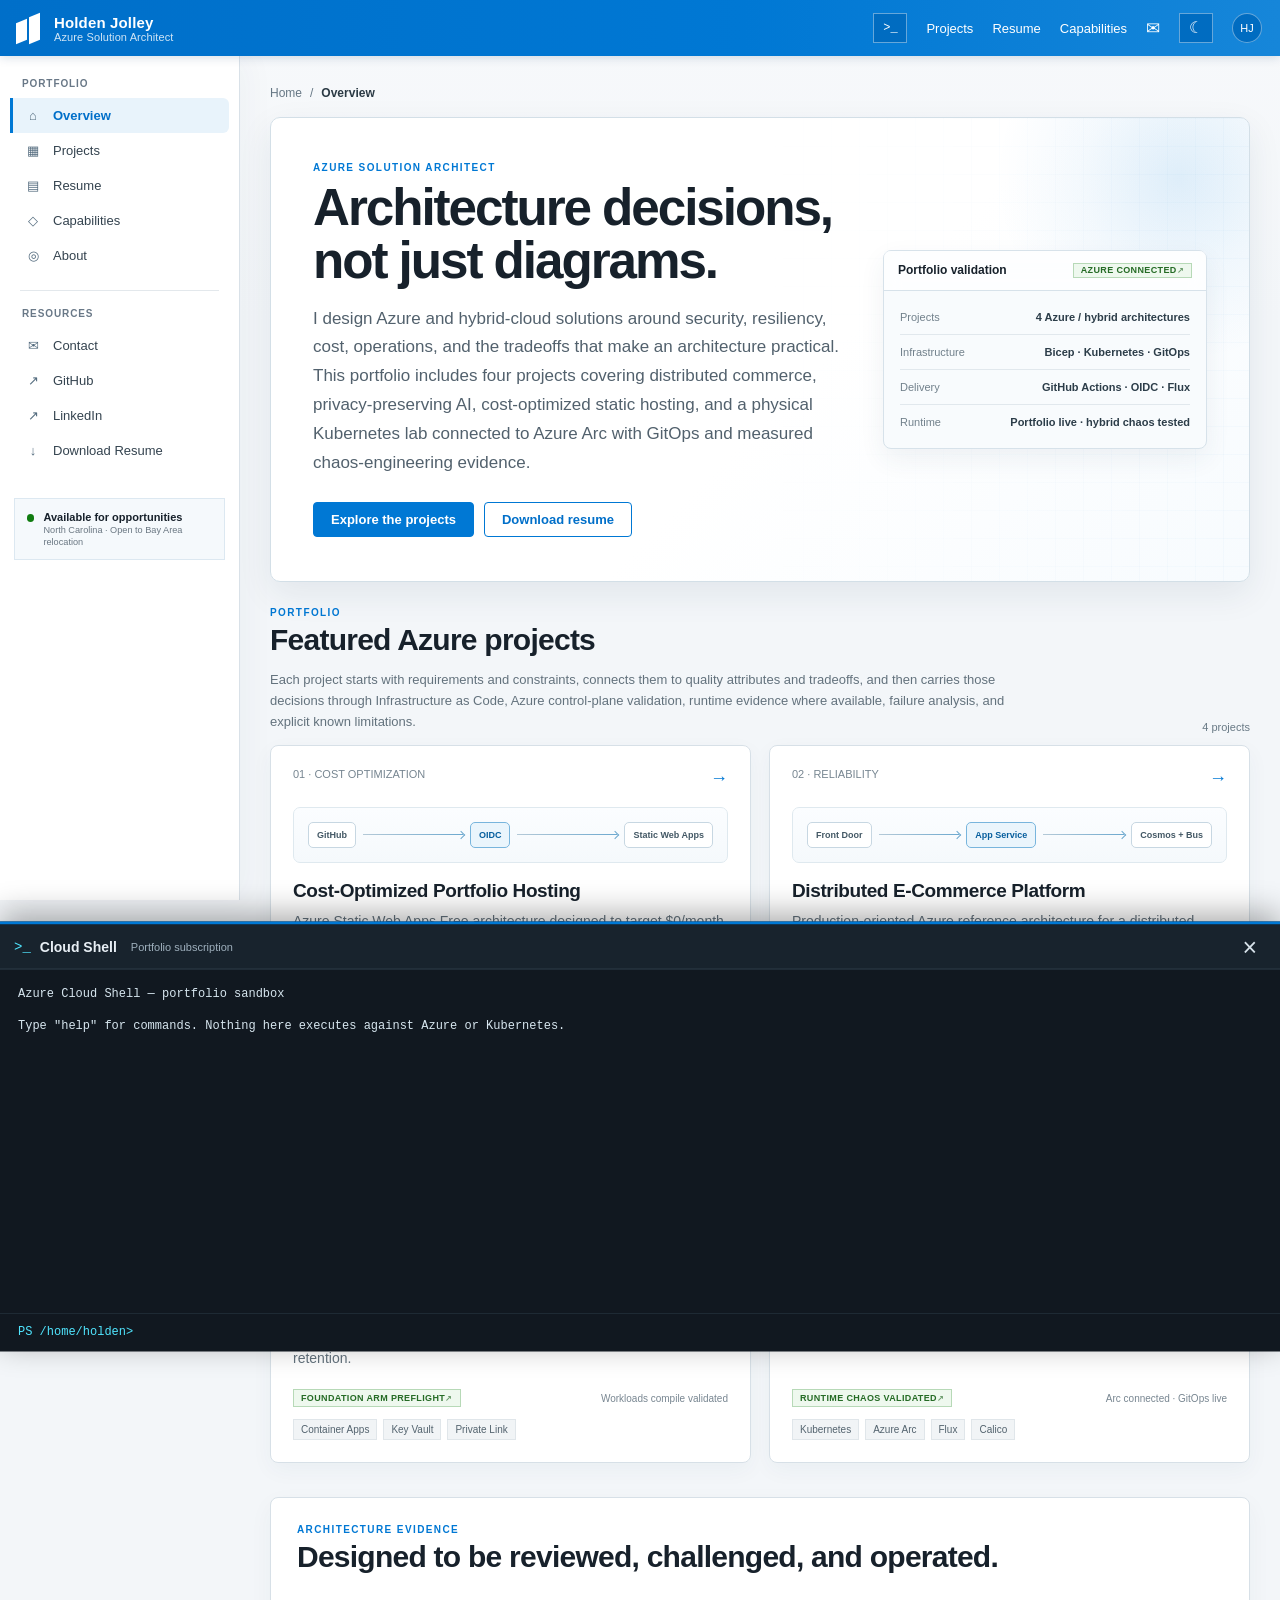
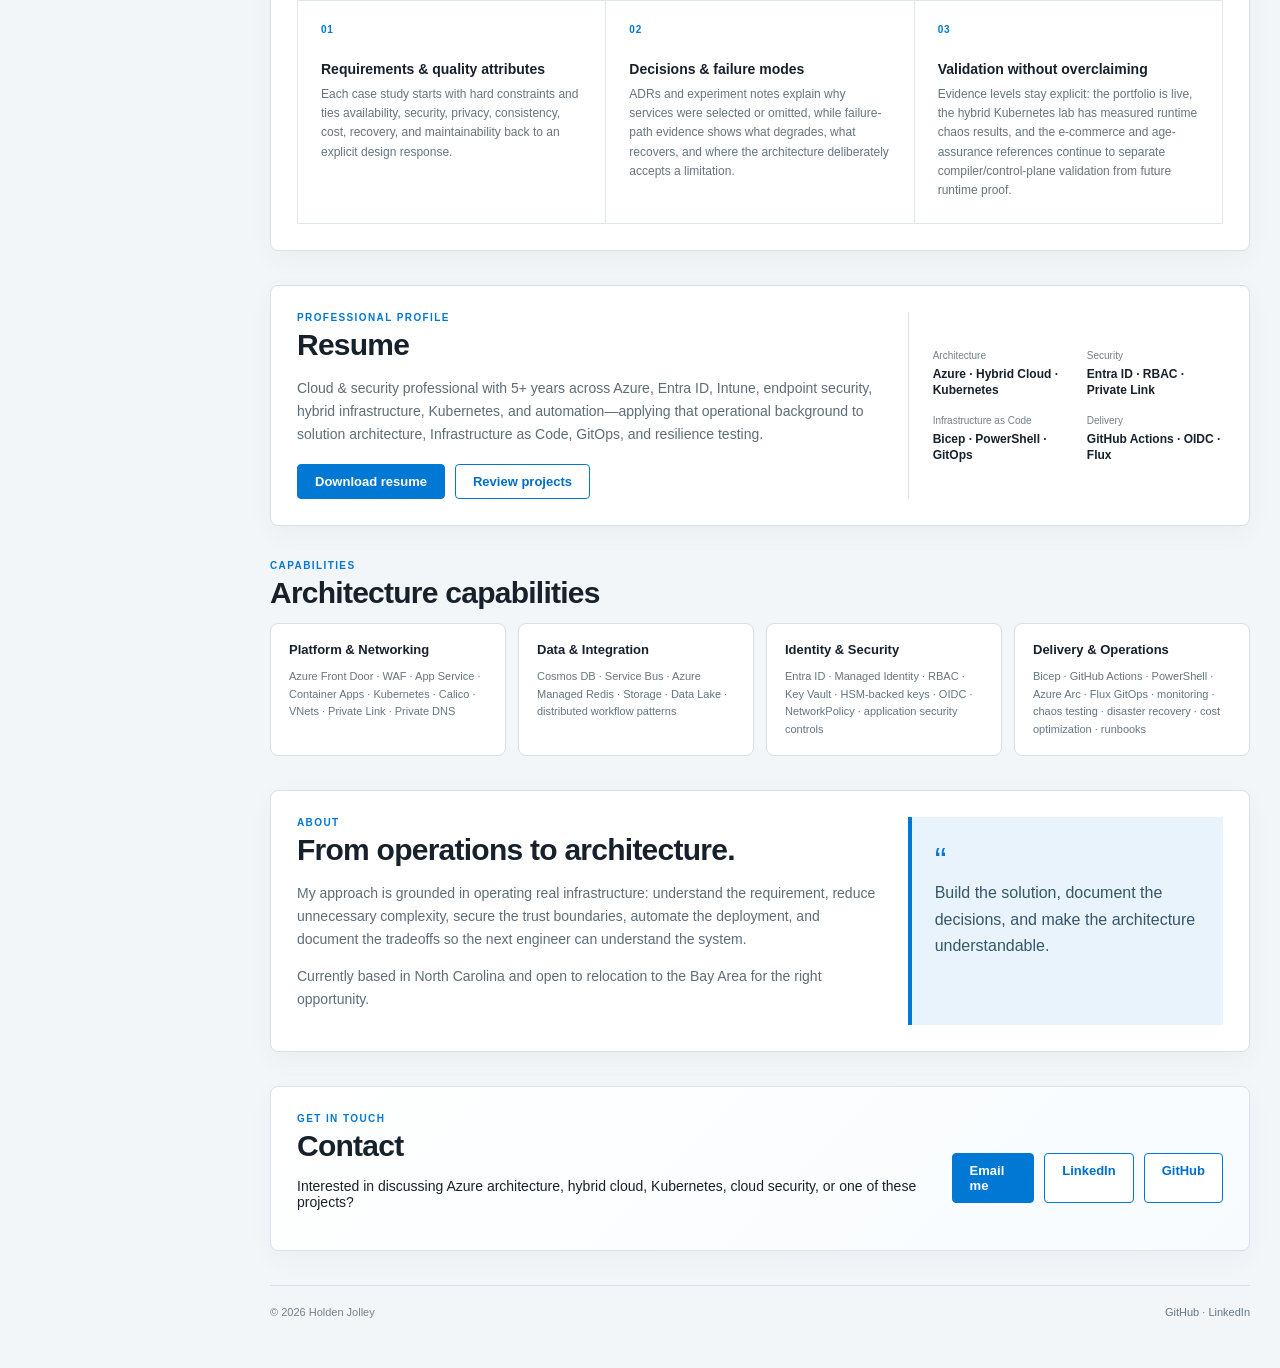
<file: index.html>
<!doctype html>
<html lang="en">
<head>
  <meta charset="utf-8">
  <meta name="viewport" content="width=device-width,initial-scale=1">
  <meta name="description" content="Holden Jolley — Azure Solution Architect portfolio featuring secure, resilient, cost-aware Azure and hybrid-cloud reference architectures, Infrastructure as Code, GitOps, and measured runtime evidence.">
  <meta name="author" content="Holden Jolley">
  <meta name="robots" content="index,follow,max-image-preview:large,max-snippet:-1,max-video-preview:-1">
  <meta name="theme-color" content="#0078d4">
  <meta property="og:type" content="profile">
  <meta property="og:title" content="Holden Jolley | Azure Solution Architect Portfolio">
  <meta property="og:description" content="Azure and hybrid-cloud architecture portfolio focused on security, resiliency, cost, operations, Infrastructure as Code, GitOps, and documented tradeoffs.">
  <meta property="og:site_name" content="Holden Jolley | Azure Solution Architect Portfolio">
  <meta property="profile:first_name" content="Holden">
  <meta property="profile:last_name" content="Jolley">
  <link rel="icon" href="favicon.svg" type="image/svg+xml">
  <link rel="me" href="https://github.com/HoldenJolley">
  <link rel="me" href="https://www.linkedin.com/in/holden-jolley/">
  <link rel="alternate" type="text/plain" href="llms.txt" title="AI-readable portfolio summary">
  <title>Holden Jolley | Azure Solution Architect</title>
  <link rel="stylesheet" href="styles.css">
  <style>
    @media (min-width:951px){.portal-shell .project-grid{grid-template-columns:repeat(2,minmax(0,1fr))}}
  </style>
  <script type="application/ld+json">
  {
    "@context": "https://schema.org",
    "@graph": [
      {
        "@type": "WebSite",
        "@id": "/#website",
        "name": "Holden Jolley | Azure Solution Architect Portfolio",
        "url": "/",
        "publisher": {"@id": "/#person"},
        "inLanguage": "en-US"
      },
      {
        "@type": "ProfilePage",
        "@id": "/#profile-page",
        "url": "/",
        "name": "Holden Jolley | Azure Solution Architect Portfolio",
        "about": {"@id": "/#person"},
        "mainEntity": {"@id": "/#person"},
        "isPartOf": {"@id": "/#website"},
        "inLanguage": "en-US"
      },
      {
        "@type": "Person",
        "@id": "/#person",
        "name": "Holden Jolley",
        "givenName": "Holden",
        "familyName": "Jolley",
        "description": "Azure-focused cloud infrastructure and security professional with 5+ years of experience across Azure, Entra ID, Intune, endpoint security, hybrid infrastructure, Kubernetes, and automation, with a portfolio of Azure solution architecture reference implementations and runtime-tested hybrid-cloud work.",
        "jobTitle": "Endpoint And IS Security Specialist / Cloud Infrastructure & Security Lead",
        "worksFor": {
          "@type": "Organization",
          "name": "Alex Lee"
        },
        "alumniOf": {
          "@type": "CollegeOrUniversity",
          "name": "University of North Carolina at Pembroke"
        },
        "sameAs": [
          "https://github.com/HoldenJolley",
          "https://www.linkedin.com/in/holden-jolley/"
        ],
        "knowsAbout": [
          "Microsoft Azure",
          "Azure solution architecture",
          "Cloud infrastructure",
          "Microsoft Entra ID",
          "Microsoft Intune",
          "Identity and access management",
          "Cloud security",
          "Infrastructure as Code",
          "Bicep",
          "GitHub Actions",
          "OpenID Connect",
          "Hybrid infrastructure",
          "Kubernetes",
          "Azure Arc-enabled Kubernetes",
          "Flux GitOps",
          "Chaos engineering",
          "Automation"
        ],
        "subjectOf": [
          {"@type": "CreativeWork","name": "Cost-Optimized Portfolio Hosting","url": "/projects/resume/"},
          {"@type": "CreativeWork","name": "Distributed E-Commerce Platform","url": "/projects/ecommerce/"},
          {"@type": "CreativeWork","name": "Privacy-Preserving AI Age Assurance","url": "/projects/age-verification/"},
          {"@type": "CreativeWork","name": "Hybrid Kubernetes Chaos Lab","url": "/projects/hybrid-kubernetes-chaos/"}
        ]
      }
    ]
  }
  </script>
</head>
<body>
  <header class="topbar">
    <div class="brand">
      <div class="azure-mark" aria-hidden="true"><span></span><span></span></div>
      <div><div class="brand-title">Holden Jolley</div><div class="brand-subtitle">Azure Solution Architect</div></div>
    </div>
    <div class="top-actions">
      <a href="#projects">Projects</a><a href="#resume">Resume</a><a href="#architecture">Capabilities</a><a class="icon-link" href="mailto:Jolleyholden@gmail.com" aria-label="Email">✉</a><button class="profile" aria-label="Profile">HJ</button>
    </div>
  </header>

  <div class="portal-shell">
    <aside class="sidebar">
      <div class="sidebar-label">PORTFOLIO</div>
      <nav>
        <a class="nav-item active" href="#home"><span>⌂</span> Overview</a>
        <a class="nav-item" href="#projects"><span>▦</span> Projects</a>
        <a class="nav-item" href="#resume"><span>▤</span> Resume</a>
        <a class="nav-item" href="#architecture"><span>◇</span> Capabilities</a>
        <a class="nav-item" href="#about"><span>◎</span> About</a>
      </nav>
      <div class="sidebar-divider"></div>
      <div class="sidebar-label">RESOURCES</div>
      <nav>
        <a class="nav-item" href="#contact"><span>✉</span> Contact</a>
        <a class="nav-item" href="https://github.com/HoldenJolley" target="_blank" rel="me noreferrer"><span>↗</span> GitHub</a>
        <a class="nav-item" href="https://www.linkedin.com/in/holden-jolley/" target="_blank" rel="me noreferrer"><span>↗</span> LinkedIn</a>
        <a class="nav-item" href="resume.pdf?v=az104-completed-20261113"><span>↓</span> Download Resume</a>
      </nav>
      <div class="sidebar-footer"><div class="status-dot"></div><div><strong>Available for opportunities</strong><small>North Carolina · Open to Bay Area relocation</small></div></div>
    </aside>

    <main class="content" id="home">
      <div class="breadcrumb"><span>Home</span><span>/</span><strong>Overview</strong></div>
      <section class="hero">
        <div>
          <div class="eyebrow">AZURE SOLUTION ARCHITECT</div>
          <h1>Architecture decisions, not just diagrams.</h1>
          <p class="hero-copy">I design Azure and hybrid-cloud solutions around security, resiliency, cost, operations, and the tradeoffs that make an architecture practical. This portfolio includes four projects covering distributed commerce, privacy-preserving AI, cost-optimized static hosting, and a physical Kubernetes lab connected to Azure Arc with GitOps and measured chaos-engineering evidence.</p>
          <div class="hero-actions"><a class="button primary" href="#projects">Explore the projects</a><a class="button" href="resume.pdf?v=az104-completed-20261113">Download resume</a></div>
        </div>
        <div class="hero-panel validation-panel">
          <div class="panel-header"><span>Portfolio validation</span><span class="status-chip success">Azure connected</span></div>
          <div class="validation-list">
            <div><span>Projects</span><strong>4 Azure / hybrid architectures</strong></div>
            <div><span>Infrastructure</span><strong>Bicep · Kubernetes · GitOps</strong></div>
            <div><span>Delivery</span><strong>GitHub Actions · OIDC · Flux</strong></div>
            <div><span>Runtime</span><strong>Portfolio live · hybrid chaos tested</strong></div>
          </div>
        </div>
      </section>

      <section class="section" id="projects">
        <div class="section-heading">
          <div><div class="eyebrow">PORTFOLIO</div><h2>Featured Azure projects</h2><p class="section-copy">Each project starts with requirements and constraints, connects them to quality attributes and tradeoffs, and then carries those decisions through Infrastructure as Code, Azure control-plane validation, runtime evidence where available, failure analysis, and explicit known limitations.</p></div>
          <span class="count">4 projects</span>
        </div>
        <div class="project-grid">
          <a class="project-card" href="projects/resume/">
            <div class="card-top"><span class="number">01 · COST OPTIMIZATION</span><span class="arrow">→</span></div>
            <div class="card-arch" aria-hidden="true"><span>GitHub</span><i></i><span class="accent">OIDC</span><i></i><span>Static Web Apps</span></div>
            <h3>Cost-Optimized Portfolio Hosting</h3><p>Azure Static Web Apps Free architecture designed to target $0/month Azure hosting cost while preserving HTTPS, CI/CD, preview environments, security headers, and a deliberate upgrade path.</p>
            <div class="card-status"><span class="status-chip success">Live on Azure</span><span class="status-note">Deployment Stack · Free-tier first</span></div><div class="tags"><span>Static Web Apps</span><span>Cost</span><span>GitHub Actions</span></div>
          </a>
          <a class="project-card" href="projects/ecommerce/">
            <div class="card-top"><span class="number">02 · RELIABILITY</span><span class="arrow">→</span></div>
            <div class="card-arch" aria-hidden="true"><span>Front Door</span><i></i><span class="accent">App Service</span><i></i><span>Cosmos + Bus</span></div>
            <h3>Distributed E-Commerce Platform</h3><p>Production-oriented Azure reference architecture for a distributed commerce backend using Front Door, App Service, Cosmos DB, Service Bus, private networking, observability, and multi-region design.</p>
            <div class="card-status"><span class="status-chip success">ARM What-If validated</span><span class="status-note">Dev cloud preflight</span></div><div class="tags"><span>Front Door</span><span>Cosmos DB</span><span>Service Bus</span></div>
          </a>
          <a class="project-card" href="projects/age-verification/">
            <div class="card-top"><span class="number">03 · SECURITY &amp; PRIVACY</span><span class="arrow">→</span></div>
            <div class="card-arch" aria-hidden="true"><span>Encrypt</span><i></i><span class="accent">Private Inference</span><i></i><span>Key Vault</span></div>
            <h3>Privacy-Preserving AI Age Assurance</h3><p>Azure landing zone for bring-your-own age-estimation models using client-side envelope encryption, private inference, HSM-backed keys, anti-replay controls, managed identity, and no intentional image retention.</p>
            <div class="card-status"><span class="status-chip success">Foundation ARM preflight</span><span class="status-note">Workloads compile validated</span></div><div class="tags"><span>Container Apps</span><span>Key Vault</span><span>Private Link</span></div>
          </a>
          <a class="project-card" href="projects/hybrid-kubernetes-chaos/">
            <div class="card-top"><span class="number">04 · HYBRID RESILIENCE</span><span class="arrow">→</span></div>
            <div class="card-arch" aria-hidden="true"><span>GitHub</span><i></i><span class="accent">Arc + Flux</span><i></i><span>Kubernetes</span></div>
            <h3>Hybrid Kubernetes Chaos Lab</h3><p>Physical kubeadm Kubernetes connected to Azure Arc and reconciled through Flux GitOps, with repeatable pod-failure, CPU-saturation, and NetworkPolicy experiments backed by in-cluster availability evidence.</p>
            <div class="card-status"><span class="status-chip success">Runtime chaos validated</span><span class="status-note">Arc connected · GitOps live</span></div><div class="tags"><span>Kubernetes</span><span>Azure Arc</span><span>Flux</span><span>Calico</span></div>
          </a>
        </div>
      </section>

      <section class="section evidence-section">
        <div class="section-heading"><div><div class="eyebrow">ARCHITECTURE EVIDENCE</div><h2>Designed to be reviewed, challenged, and operated.</h2></div></div>
        <div class="evidence-grid">
          <div class="evidence-card"><span class="evidence-number">01</span><strong>Requirements &amp; quality attributes</strong><p>Each case study starts with hard constraints and ties availability, security, privacy, consistency, cost, recovery, and maintainability back to an explicit design response.</p></div>
          <div class="evidence-card"><span class="evidence-number">02</span><strong>Decisions &amp; failure modes</strong><p>ADRs and experiment notes explain why services were selected or omitted, while failure-path evidence shows what degrades, what recovers, and where the architecture deliberately accepts a limitation.</p></div>
          <div class="evidence-card"><span class="evidence-number">03</span><strong>Validation without overclaiming</strong><p>Evidence levels stay explicit: the portfolio is live, the hybrid Kubernetes lab has measured runtime chaos results, and the e-commerce and age-assurance references continue to separate compiler/control-plane validation from future runtime proof.</p></div>
        </div>
      </section>

      <section class="section split" id="resume">
        <div><div class="eyebrow">PROFESSIONAL PROFILE</div><h2>Resume</h2><p>Cloud &amp; security professional with 5+ years across Azure, Entra ID, Intune, endpoint security, hybrid infrastructure, Kubernetes, and automation—applying that operational background to solution architecture, Infrastructure as Code, GitOps, and resilience testing.</p><div class="hero-actions compact-actions"><a class="button primary" href="resume.pdf?v=az104-completed-20261113">Download resume</a><a class="button" href="#projects">Review projects</a></div></div>
        <div class="info-card"><div><span>Architecture</span><strong>Azure · Hybrid Cloud · Kubernetes</strong></div><div><span>Security</span><strong>Entra ID · RBAC · Private Link</strong></div><div><span>Infrastructure as Code</span><strong>Bicep · PowerShell · GitOps</strong></div><div><span>Delivery</span><strong>GitHub Actions · OIDC · Flux</strong></div></div>
      </section>

      <section class="section" id="architecture">
        <div class="eyebrow">CAPABILITIES</div><h2>Architecture capabilities</h2>
        <div class="capability-grid">
          <div class="capability"><strong>Platform &amp; Networking</strong><span>Azure Front Door · WAF · App Service · Container Apps · Kubernetes · Calico · VNets · Private Link · Private DNS</span></div>
          <div class="capability"><strong>Data &amp; Integration</strong><span>Cosmos DB · Service Bus · Azure Managed Redis · Storage · Data Lake · distributed workflow patterns</span></div>
          <div class="capability"><strong>Identity &amp; Security</strong><span>Entra ID · Managed Identity · RBAC · Key Vault · HSM-backed keys · OIDC · NetworkPolicy · application security controls</span></div>
          <div class="capability"><strong>Delivery &amp; Operations</strong><span>Bicep · GitHub Actions · PowerShell · Azure Arc · Flux GitOps · monitoring · chaos testing · disaster recovery · cost optimization · runbooks</span></div>
        </div>
      </section>

      <section class="section split" id="about"><div><div class="eyebrow">ABOUT</div><h2>From operations to architecture.</h2><p>My approach is grounded in operating real infrastructure: understand the requirement, reduce unnecessary complexity, secure the trust boundaries, automate the deployment, and document the tradeoffs so the next engineer can understand the system.</p><p>Currently based in North Carolina and open to relocation to the Bay Area for the right opportunity.</p></div><div class="quote-card"><span>“</span><p>Build the solution, document the decisions, and make the architecture understandable.</p></div></section>
      <section class="section contact-section" id="contact"><div><div class="eyebrow">GET IN TOUCH</div><h2>Contact</h2><p>Interested in discussing Azure architecture, hybrid cloud, Kubernetes, cloud security, or one of these projects?</p></div><div class="hero-actions compact-actions"><a class="button primary" href="mailto:Jolleyholden@gmail.com">Email me</a><a class="button" href="https://www.linkedin.com/in/holden-jolley/" target="_blank" rel="me noreferrer">LinkedIn</a><a class="button" href="https://github.com/HoldenJolley" target="_blank" rel="me noreferrer">GitHub</a></div></section>
      <footer><span>© 2026 Holden Jolley</span><span><a href="https://github.com/HoldenJolley" target="_blank" rel="me noreferrer">GitHub</a> · <a href="https://www.linkedin.com/in/holden-jolley/" target="_blank" rel="me noreferrer">LinkedIn</a></span></footer>
    </main>
  </div>
  <script src="script.js"></script>
  <script src="portfolio-live-k8s.js"></script>
</body>
</html>
</file>
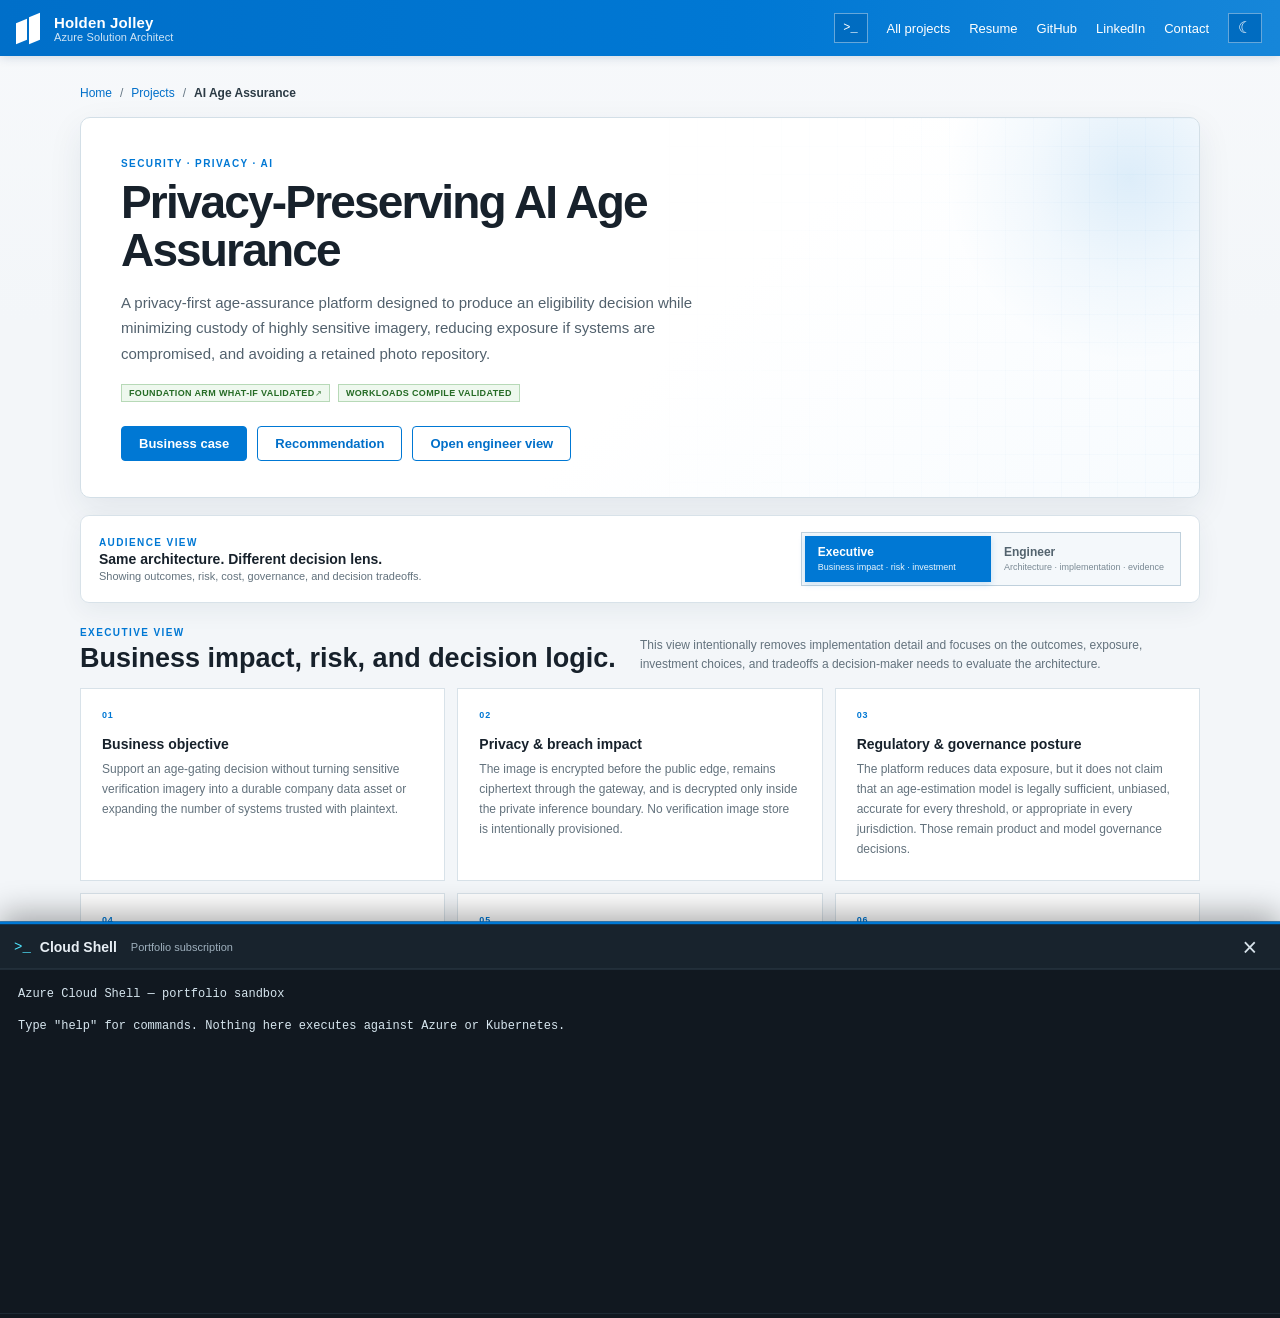
<file: projects/age-verification/index.html>
<!doctype html>
<html lang="en">
<head>
  <meta charset="utf-8">
  <meta name="viewport" content="width=device-width,initial-scale=1">
  <meta name="description" content="Detailed privacy-preserving AI age assurance Azure reference architecture by Holden Jolley covering encryption, trust boundaries, anti-replay state, private inference, failure behavior, and validation evidence.">
  <meta name="theme-color" content="#0078d4">
  <title>AI Age Assurance Platform | Holden Jolley</title>
  <link rel="icon" href="../../favicon.svg" type="image/svg+xml">
  <link rel="stylesheet" href="../../styles.css">
</head>
<body>
  <header class="topbar">
    <div class="brand"><div class="azure-mark" aria-hidden="true"><span></span><span></span></div><div><div class="brand-title">Holden Jolley</div><div class="brand-subtitle">Azure Solution Architect</div></div></div>
    <div class="top-actions"><a href="../../#projects">All projects</a><a href="../../resume.pdf?v=az104-completed-20261113">Resume</a><a href="https://github.com/HoldenJolley" target="_blank" rel="noreferrer">GitHub</a><a href="https://www.linkedin.com/in/holden-jolley/" target="_blank" rel="noreferrer">LinkedIn</a><a href="mailto:Jolleyholden@gmail.com">Contact</a></div>
  </header>

  <main class="content project-page">
    <div class="breadcrumb"><a href="../../">Home</a><span>/</span><a href="../../#projects">Projects</a><span>/</span><strong>AI Age Assurance</strong></div>

    <section class="hero">
      <div>
        <div class="project-kicker"><div class="eyebrow">SECURITY · PRIVACY · AI</div></div>
        <h1>Privacy-Preserving AI Age Assurance</h1>
        <p class="hero-copy">A production-oriented Azure landing zone for bring-your-own age-estimation models where the image is encrypted before upload, remains ciphertext through the public edge and gateway, is decrypted only inside isolated inference memory, and is never intentionally retained.</p>
        <div class="project-status"><span class="status-chip success">Foundation ARM What-If validated</span><span class="status-chip success">Workloads compile validated</span></div>
        <div class="hero-actions"><a class="button primary" href="#privacy-flow">Trust-boundary deep dive</a><a class="button" href="#quality">Quality attributes</a><a class="button" href="#reliability">Failure behavior</a></div>
      </div>
      <div class="hero-panel validation-panel">
        <div class="panel-header"><span>Architecture at a glance</span><span class="status-chip success">Azure preflight green</span></div>
        <div class="hero-topology" aria-label="Age assurance architecture summary"><span>Browser<br>encrypts</span><i>→</i><span class="accent">Private<br>inference</span><i>→</i><span>Key Vault<br>+ attestation</span></div>
        <div class="validation-list">
          <div><span>Plaintext boundary</span><strong>Client + inference memory</strong></div>
          <div><span>Replay defense</span><strong>Short-lived shared state</strong></div>
          <div><span>Retention</span><strong>No verification image store</strong></div>
        </div>
      </div>
    </section>

    <nav class="project-toc" aria-label="Age assurance case study sections">
      <a href="#requirements">Overview</a><a href="#privacy-flow">Trust boundaries</a><a href="#quality">NFRs</a><a href="#reliability">Failure modes</a><a href="#decisions">Decisions</a><a href="#validation">Evidence</a>
    </nav>

    <div class="project-summary-strip" aria-label="Age assurance architecture summary">
      <div class="project-summary-item"><span>Problem</span><strong>Produce an age-assurance decision while minimizing exposure and retention of the source image.</strong></div>
      <div class="project-summary-item"><span>Decision</span><strong>Encrypt on the client, keep edge/gateway ciphertext-only, and decrypt only inside private inference memory.</strong></div>
      <div class="project-summary-item"><span>Key tradeoff</span><strong>Trusted key/session dependencies can reduce availability because the platform fails closed instead of weakening controls.</strong></div>
    </div>

    <section class="section split" id="requirements">
      <div>
        <div class="eyebrow">REQUIREMENTS &amp; CONSTRAINTS</div>
        <h2>Verify an age signal without turning the image into a platform asset.</h2>
        <p>The architecture treats the image as highly sensitive transient input rather than application data. The reusable artifact is the secure Azure execution boundary, not a particular model: customers can supply an approved model container while the platform keeps the network, identity, key-management, privacy, and operational controls consistent.</p>
        <p>The core constraints are strict: no public origin exposure, no photograph persistence, encryption beyond TLS, passwordless Azure service access, fail-closed security behavior, minimal external disclosure, and an explicit separation between platform controls and model governance.</p>
      </div>
      <div class="info-card">
        <div><span>Plaintext boundary</span><strong>Client + inference memory only</strong></div>
        <div><span>External result</span><strong>Binary approval / denial</strong></div>
        <div><span>Session state</span><strong>Short-lived nonce records only</strong></div>
        <div><span>Model boundary</span><strong>Bring-your-own approved container</strong></div>
      </div>
    </section>

    <section class="section">
      <div class="eyebrow">SECURITY PRINCIPLES</div>
      <h2>Reduce trust instead of extending it.</h2>
      <div class="capability-grid">
        <div class="capability"><strong>Payload encryption beyond TLS</strong><span>A fresh AES-256-GCM key encrypts each re-encoded image; that key is wrapped with the platform RSA public key using RSA-OAEP-256 so edge and gateway components do not need plaintext access.</span></div>
        <div class="capability"><strong>Private execution boundary</strong><span>Front Door reaches the gateway over Private Link, gateway-to-inference traffic remains private inside Container Apps, and data-plane dependencies use private connectivity where modeled.</span></div>
        <div class="capability"><strong>Passwordless service access</strong><span>Managed identity is the default Azure service authentication mechanism. Redis uses Entra authentication with access keys disabled in the production-oriented design.</span></div>
        <div class="capability"><strong>Fail closed</strong><span>Key, session-state, model-health, and security failures deny or make verification unavailable rather than silently weakening the controls.</span></div>
      </div>
    </section>

    <section class="section" id="privacy-flow">
      <div class="eyebrow">TRUST BOUNDARIES</div>
      <h2>Plaintext exists only where inference requires it.</h2>
      <div class="architecture-flow seven" aria-label="Age assurance privacy flow">
        <div class="flow-node">Browser<br>encrypts image</div><div class="flow-arrow">→</div>
        <div class="flow-node accent">Front Door<br>+ WAF</div><div class="flow-arrow">→</div>
        <div class="flow-node">Private gateway<br>ciphertext only</div><div class="flow-arrow">→</div>
        <div class="flow-node accent">Inference<br>decrypt + attest</div>
      </div>
      <div class="service-list" aria-label="Azure services used">
        <span>Azure Front Door Premium</span><span>WAF</span><span>Azure Container Apps</span><span>Private Link</span><span>Key Vault Premium</span><span>HSM-backed RSA keys</span><span>Azure Managed Redis</span><span>Azure Container Registry</span><span>Managed Identity</span><span>Private DNS</span><span>Application Insights</span><span>Log Analytics</span>
      </div>
    </section>

    <section class="section" id="quality">
      <div class="eyebrow">QUALITY ATTRIBUTES</div>
      <h2>The privacy invariant drives the rest of the design.</h2>
      <div class="decision-grid">
        <div class="decision-card"><strong>Privacy</strong><p>No image store is provisioned. Plaintext is constrained to client memory before encryption and inference-process memory during the request lifetime.</p></div>
        <div class="decision-card"><strong>Confidentiality</strong><p>Application-layer envelope encryption keeps Front Door and the gateway outside the plaintext trust boundary, while Key Vault/HSM protects the long-lived RSA keys.</p></div>
        <div class="decision-card"><strong>Replay resistance</strong><p>Short-lived shared nonce/session records in Managed Redis provide atomic one-time semantics across horizontally scaled gateway replicas.</p></div>
        <div class="decision-card"><strong>Availability</strong><p>Replica failures can be absorbed inside Container Apps, but loss of Key Vault, trusted session state, or the regional stateful stamp deliberately reduces availability rather than weakening controls.</p></div>
        <div class="decision-card"><strong>Operability</strong><p>Application Insights and Log Analytics retain operational metadata such as model version, latency, and status while request bodies and image-derived artifacts are excluded from logging.</p></div>
        <div class="decision-card"><strong>Governance boundary</strong><p>The platform defines the secure execution contract but does not claim that a customer model is legally sufficient, unbiased, accurate at a statutory threshold, or appropriate for every jurisdiction.</p></div>
      </div>
    </section>

    <section class="section">
      <div class="eyebrow">DATA LIFECYCLE</div>
      <h2>Retention is minimized by architecture, not only by policy.</h2>
      <div class="decision-grid">
        <div class="decision-card"><strong>Plaintext image</strong><p>Stored nowhere. It exists for the request lifetime only and is used for inference inside memory.</p></div>
        <div class="decision-card"><strong>Ciphertext image</strong><p>Transport-only and nonpersistent. The design does not provision a blob store, queue, or database for verification imagery.</p></div>
        <div class="decision-card"><strong>AES session key</strong><p>Fresh per request and nonpersistent. It exists only long enough to encrypt/decrypt the payload.</p></div>
        <div class="decision-card"><strong>RSA private key</strong><p>Lives in Key Vault / HSM across its managed key lifecycle and is used for unwrap/sign operations without being exported into application configuration.</p></div>
        <div class="decision-card"><strong>Session / nonce hash</strong><p>Stored in Managed Redis with a short TTL—approximately two minutes—to provide atomic one-time anti-replay semantics across horizontally scaled replicas.</p></div>
        <div class="decision-card"><strong>Operational telemetry</strong><p>Model version, latency, and status can be retained for operations; image bodies, embeddings, tensors, exact-age outputs, and session keys are intentionally excluded from application logging.</p></div>
      </div>
    </section>

    <section class="section split">
      <div>
        <div class="eyebrow">ANTI-REPLAY STATE</div>
        <h2>Ephemeral state solves one problem without creating a user database.</h2>
        <p>Horizontal gateway replicas need shared atomic state to ensure that one-time sessions and nonces cannot be replayed across instances. Azure Managed Redis is used with TLS, Private Link, Entra authentication, access keys disabled, and TTL-only session/nonce records.</p>
        <p>The tradeoff is explicit: Redis availability becomes part of verification availability. The baseline fails closed if that shared anti-replay state cannot be trusted.</p>
      </div>
      <div class="info-card">
        <div><span>State contents</span><strong>Opaque session / nonce only</strong></div>
        <div><span>Retention</span><strong>Short TTL</strong></div>
        <div><span>Authentication</span><strong>Entra ID</strong></div>
        <div><span>Failure behavior</span><strong>Fail closed</strong></div>
      </div>
    </section>

    <section class="section" aria-labelledby="age-failure-topology-title">
      <div class="eyebrow">FAILURE TOPOLOGY</div>
      <h2 id="age-failure-topology-title">Availability never outranks the security boundary.</h2>
      <div class="architecture-flow seven" aria-label="Key Vault failure path">
        <div class="flow-node">Key Vault<br>unavailable</div><div class="flow-arrow">→</div>
        <div class="flow-node accent">Cannot unwrap key<br>or sign result</div><div class="flow-arrow">→</div>
        <div class="flow-node">Verification<br>fails closed</div><div class="flow-arrow">→</div>
        <div class="flow-node accent">No weakened<br>fallback</div>
      </div>
      <div class="architecture-flow seven" aria-label="Redis failure path">
        <div class="flow-node">Redis<br>unavailable</div><div class="flow-arrow">→</div>
        <div class="flow-node accent">One-time session<br>cannot be trusted</div><div class="flow-arrow">→</div>
        <div class="flow-node">New verification<br>fails closed</div><div class="flow-arrow">→</div>
        <div class="flow-node accent">Stateless mode<br>not assumed</div>
      </div>
      <div class="architecture-flow seven" aria-label="Regional outage path">
        <div class="flow-node">Regional stateful<br>stamp unavailable</div><div class="flow-arrow">→</div>
        <div class="flow-node accent">Baseline service<br>unavailable</div><div class="flow-arrow">→</div>
        <div class="flow-node">Second region needs<br>coordinated state</div><div class="flow-arrow">→</div>
        <div class="flow-node accent">Keys + sessions +<br>models + trust</div>
      </div>
    </section>

    <section class="section" id="reliability">
      <div class="eyebrow">FAILURE BEHAVIOR</div>
      <h2>Security and availability failures have deliberate outcomes.</h2>
      <div class="decision-grid">
        <div class="decision-card"><strong>Gateway replica failure</strong><p>Container Apps routes new requests to a healthy replica in the production parameter set.</p></div>
        <div class="decision-card"><strong>Inference replica failure</strong><p>Internal Container Apps routing allows a new request to reach a healthy inference replica; model readiness remains part of the decision path.</p></div>
        <div class="decision-card"><strong>Key Vault unavailable</strong><p>The service cannot unwrap the payload key or produce the required cryptographic result, so verification fails closed.</p></div>
        <div class="decision-card"><strong>Redis unavailable</strong><p>New one-time verification sessions fail closed unless an explicitly approved stateless mode is designed later.</p></div>
        <div class="decision-card"><strong>Model unhealthy</strong><p>The readiness probe fails and verification is denied or unavailable rather than routing blindly to an unhealthy model.</p></div>
        <div class="decision-card"><strong>Regional outage</strong><p>The current baseline is single-region for the stateful inference stamp. A second region requires a deliberate key, session-state, model-version, and attestation strategy rather than a copy/paste deployment.</p></div>
      </div>
    </section>

    <section class="section evidence-section">
      <div class="section-heading"><div><div class="eyebrow">MULTI-REGION EXTENSION</div><h2>Why failover is more than another Container Apps environment.</h2></div></div>
      <div class="evidence-grid">
        <div class="evidence-card"><span class="evidence-number">01</span><strong>Cryptographic determinism</strong><p>A second stamp needs an intentional regional Key Vault/public-key strategy so clients know which key version and trust path apply during failover.</p></div>
        <div class="evidence-card"><span class="evidence-number">02</span><strong>Session semantics</strong><p>One-time anti-replay state must remain deterministic across regions. A geo strategy cannot allow the same challenge to become valid twice.</p></div>
        <div class="evidence-card"><span class="evidence-number">03</span><strong>Model + attestation trust</strong><p>Both regions must use synchronized approved model versions and an explicit trust model for signed decisions before Front Door origin failover can be treated as complete.</p></div>
      </div>
    </section>

    <section class="section" id="decisions">
      <div class="eyebrow">KEY DECISIONS</div>
      <h2>The privacy posture comes from what the platform refuses to own.</h2>
      <div class="decision-grid">
        <div class="decision-card"><strong>Application-layer encryption beyond TLS</strong><p>TLS protects transport links, but payload encryption keeps Front Door and the gateway outside the plaintext trust boundary. The consequence is that client code becomes part of the cryptographic protocol and needs interoperability/version testing.</p></div>
        <div class="decision-card"><strong>No image storage service</strong><p>The safest baseline retention policy is architectural omission: there is no image database, blob container, or queue intended to persist verification imagery.</p></div>
        <div class="decision-card"><strong>Short-lived anti-replay state only</strong><p>Managed Redis holds opaque session/nonce state with short TTLs rather than creating a durable identity or image database.</p></div>
        <div class="decision-card"><strong>Bring-your-own model boundary</strong><p>The platform defines the execution contract and isolation boundary without claiming that an arbitrary model is fair, legally compliant, non-exfiltrating, or suitable for a jurisdiction.</p></div>
      </div>
    </section>

    <section class="section">
      <div class="eyebrow">EVIDENCE LEVELS</div>
      <h2>Strong controls are documented separately from runtime proof.</h2>
      <div class="decision-grid">
        <div class="decision-card"><strong>Design evidence</strong><p>Trust boundaries, crypto contracts, privacy rules, NFRs, ADRs, failure behavior, deployment design, and known limitations are source-controlled.</p></div>
        <div class="decision-card"><strong>Compiler evidence</strong><p>Foundation/workload Bicep and dev, test, and production parameter files compile cleanly.</p></div>
        <div class="decision-card"><strong>Azure control-plane evidence</strong><p>The dev foundation completes live ARM What-If through GitHub OIDC. Managed Redis remains modeled but is omitted from dev cloud preflight because live B0/B1 capacity was unavailable.</p></div>
        <div class="decision-card"><strong>Runtime evidence</strong><p><strong>Not claimed yet.</strong> No production model, privacy runtime tests, failover exercises, or end-to-end deployment evidence exist until the workloads are actually deployed.</p></div>
      </div>
    </section>

    <section class="section" id="validation">
      <div class="status-banner">
        <span class="status-chip success">Cloud validated</span>
        <div><strong>The dev foundation passes live Azure control-plane preflight through secretless OIDC.</strong><p>Foundation and workload Bicep lint/build cleanly and all dev, test, and production parameter files compile. The live dev foundation What-If resolves 24 planned resources; two managed-identity-dependent RBAC assignments remain intentionally unsupported by What-If until deployment-time principal IDs exist. The dev preflight omits Managed Redis because live B0/B1 capacity was unavailable for this subscription, while Redis remains part of the production architecture and compiler-validated profiles. No resources were deployed.</p></div>
      </div>
    </section>

    <section class="section callout"><strong>Current boundary:</strong> this is an architecture, contract, and Infrastructure-as-Code package. No production age-estimation model is bundled, the architecture performs age assurance rather than identity matching, and legal compliance, fairness, liveness strategy, and customer-model behavior require separate product/model governance. Runtime privacy, failover, and recovery claims still need deployed testing.</section>

    <footer><span>© 2026 Holden Jolley</span><span>Privacy-Preserving AI Age Assurance Architecture</span></footer>
  </main>
  <script src="../../script.js"></script>
</body>
</html>
</file>
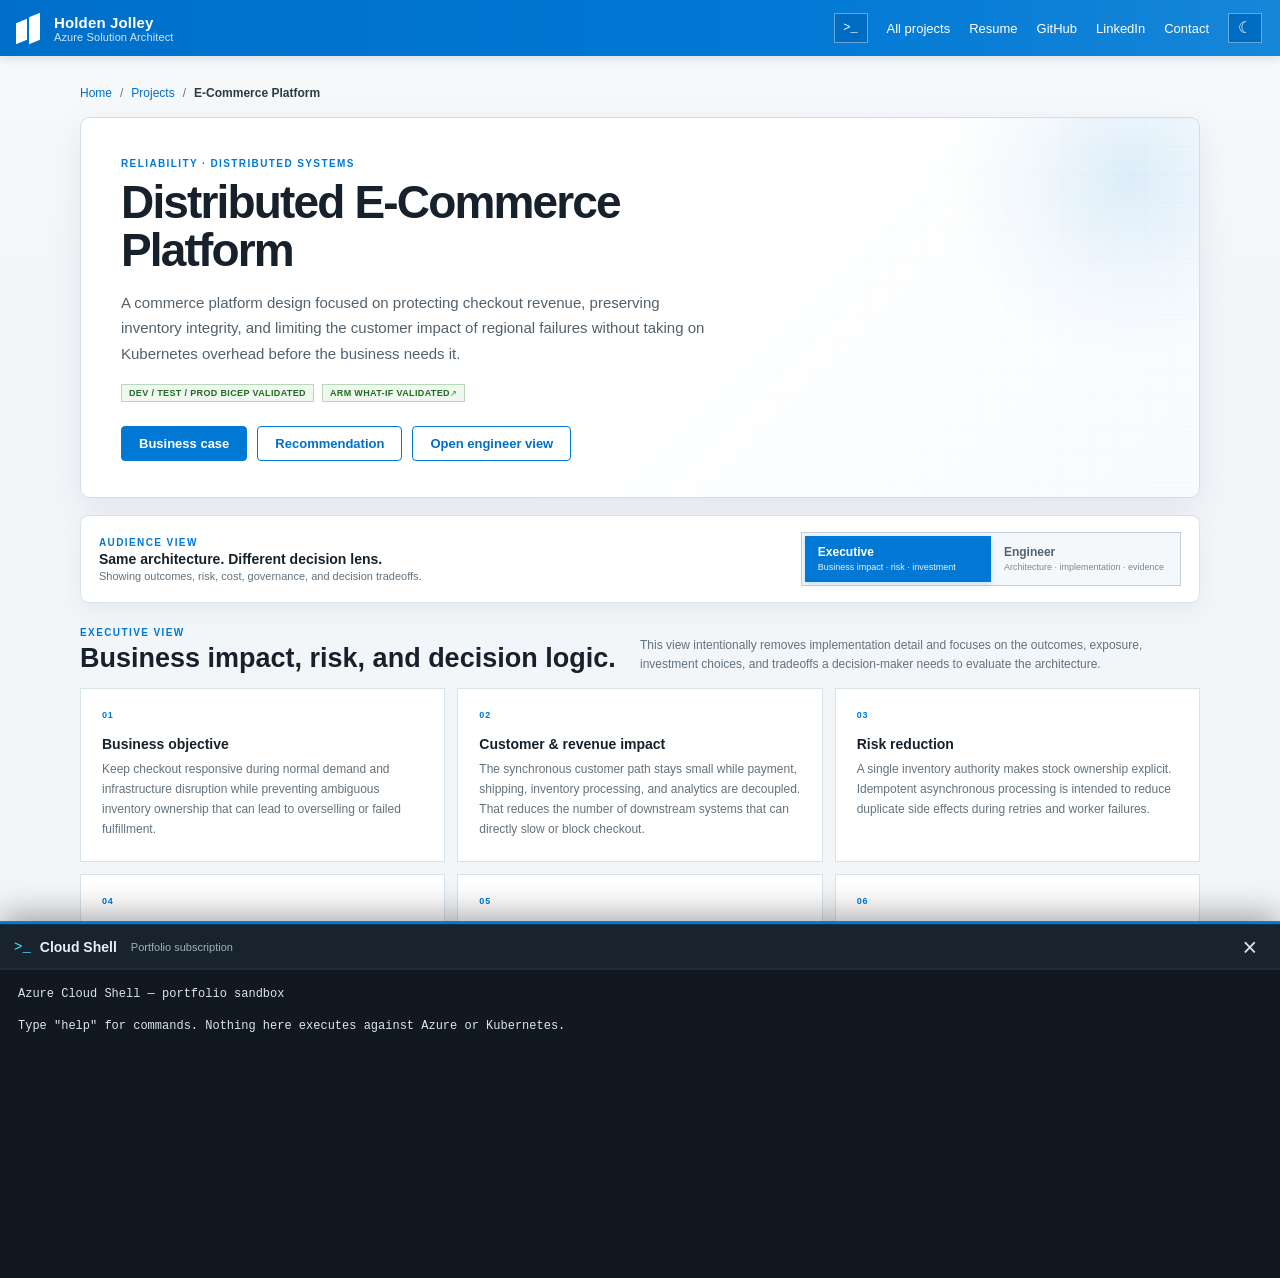
<file: projects/ecommerce/index.html>
<!doctype html>
<html lang="en">
<head>
  <meta charset="utf-8">
  <meta name="viewport" content="width=device-width,initial-scale=1">
  <meta name="description" content="Detailed Azure e-commerce reference architecture by Holden Jolley covering distributed systems, consistency, security, resiliency, observability, failure modes, and Infrastructure as Code.">
  <meta name="theme-color" content="#0078d4">
  <title>E-Commerce Platform | Holden Jolley</title>
  <link rel="icon" href="../../favicon.svg" type="image/svg+xml">
  <link rel="stylesheet" href="../../styles.css">
</head>
<body>
  <header class="topbar">
    <div class="brand"><div class="azure-mark" aria-hidden="true"><span></span><span></span></div><div><div class="brand-title">Holden Jolley</div><div class="brand-subtitle">Azure Solution Architect</div></div></div>
    <div class="top-actions"><a href="../../#projects">All projects</a><a href="../../resume.pdf?v=az104-completed-20261113">Resume</a><a href="https://github.com/HoldenJolley" target="_blank" rel="noreferrer">GitHub</a><a href="https://www.linkedin.com/in/holden-jolley/" target="_blank" rel="noreferrer">LinkedIn</a><a href="mailto:Jolleyholden@gmail.com">Contact</a></div>
  </header>

  <main class="content project-page">
    <div class="breadcrumb"><a href="../../">Home</a><span>/</span><a href="../../#projects">Projects</a><span>/</span><strong>E-Commerce Platform</strong></div>

    <section class="hero">
      <div>
        <div class="project-kicker"><div class="eyebrow">RELIABILITY · DISTRIBUTED SYSTEMS</div></div>
        <h1>Distributed E-Commerce Platform</h1>
        <p class="hero-copy">A production-oriented Azure reference architecture for a commerce backend that balances responsive checkout, inventory consistency, asynchronous processing, private connectivity, observability, and regional resilience without defaulting to Kubernetes complexity.</p>
        <div class="project-status"><span class="status-chip success">Dev / Test / Prod Bicep validated</span><span class="status-chip success">ARM What-If validated</span></div>
        <div class="hero-actions"><a class="button primary" href="#architecture">Architecture deep dive</a><a class="button" href="#quality">Quality attributes</a><a class="button" href="#reliability">Failure modes</a></div>
      </div>
      <div class="hero-panel validation-panel">
        <div class="panel-header"><span>Architecture at a glance</span><span class="status-chip success">Azure preflight green</span></div>
        <div class="hero-topology" aria-label="E-commerce architecture summary"><span>Front Door<br>+ WAF</span><i>→</i><span class="accent">App Service<br>API + workers</span><i>→</i><span>Cosmos DB<br>+ Service Bus</span></div>
        <div class="validation-list">
          <div><span>Availability</span><strong>2-region compute reference</strong></div>
          <div><span>Consistency</span><strong>Single inventory authority</strong></div>
          <div><span>Operations</span><strong>App Insights + Log Analytics</strong></div>
        </div>
      </div>
    </section>

    <nav class="project-toc" aria-label="E-commerce case study sections">
      <a href="#requirements">Overview</a><a href="#architecture">Architecture</a><a href="#quality">NFRs</a><a href="#reliability">Failure modes</a><a href="#decisions">Decisions</a><a href="#validation">Evidence</a>
    </nav>

    <div class="project-summary-strip" aria-label="E-commerce architecture summary">
      <div class="project-summary-item"><span>Problem</span><strong>Keep checkout responsive without making inventory consistency ambiguous.</strong></div>
      <div class="project-summary-item"><span>Decision</span><strong>Managed regional App Service plus Cosmos DB and Service Bus behind Front Door.</strong></div>
      <div class="project-summary-item"><span>Key tradeoff</span><strong>API compute is multi-region; Service Bus continuity remains an explicit follow-on design problem.</strong></div>
    </div>

    <section class="section split" id="requirements">
      <div>
        <div class="eyebrow">REQUIREMENTS &amp; CONSTRAINTS</div>
        <h2>Keep checkout responsive without making consistency vague.</h2>
        <p>The customer-facing API should acknowledge work quickly while downstream inventory, payment, shipping, and analytics can proceed independently. The design therefore keeps the synchronous path small, makes inventory reservation an explicit consistency boundary, and pushes long-running work into asynchronous consumers.</p>
        <p>The reference must also be reproducible from source control, use managed identity by default, keep data-plane services on private paths where practical, and demonstrate regional resilience without pretending every stateful dependency is automatically active-active.</p>
      </div>
      <div class="info-card">
        <div><span>Customer path</span><strong>Short synchronous checkout path</strong></div>
        <div><span>Consistency</span><strong>Explicit inventory authority</strong></div>
        <div><span>Security</span><strong>Managed identity + private endpoints</strong></div>
        <div><span>Operations</span><strong>Observable failure paths + runbooks</strong></div>
      </div>
    </section>

    <section class="section">
      <div class="eyebrow">ARCHITECTURE CONSTRAINTS</div>
      <h2>Requirements decide where complexity belongs.</h2>
      <div class="capability-grid">
        <div class="capability"><strong>No Kubernetes by default</strong><span>Regional HTTP APIs and workers need managed compute, not necessarily a Kubernetes control plane. App Service reduces platform overhead while retaining identity, VNet integration, health checks, slots, and scale options.</span></div>
        <div class="capability"><strong>Async after acceptance</strong><span>Inventory, payment, shipping, and analytics work is decoupled through Service Bus where the business flow does not require the customer request to wait.</span></div>
        <div class="capability"><strong>Separate operational and analytical paths</strong><span>Cosmos DB holds commerce state while business events can be projected into Data Lake without placing analytics on the checkout critical path.</span></div>
        <div class="capability"><strong>Dependency-specific resilience</strong><span>Front Door, App Service, Cosmos DB, and Service Bus have different recovery characteristics; RTO and RPO cannot be reduced to one generic “multi-region” claim.</span></div>
      </div>
    </section>

    <section class="section" id="architecture">
      <div class="eyebrow">REQUEST &amp; EVENT FLOW</div>
      <h2>One platform, intentionally separate failure domains.</h2>
      <div class="architecture-flow seven" aria-label="E-commerce architecture flow">
        <div class="flow-node">Customers</div><div class="flow-arrow">→</div>
        <div class="flow-node accent">Front Door<br>+ WAF</div><div class="flow-arrow">→</div>
        <div class="flow-node">Regional API<br>App Service</div><div class="flow-arrow">→</div>
        <div class="flow-node accent">Cosmos DB<br>+ Service Bus</div>
      </div>
      <div class="service-list" aria-label="Azure services used">
        <span>Azure Front Door</span><span>WAF</span><span>App Service</span><span>Cosmos DB</span><span>Service Bus</span><span>Key Vault</span><span>Data Lake Storage</span><span>VNets</span><span>Private Endpoints</span><span>Private DNS</span><span>Application Insights</span><span>Log Analytics</span>
      </div>
    </section>

    <section class="section" id="quality">
      <div class="eyebrow">QUALITY ATTRIBUTES</div>
      <h2>The architecture is tied to non-functional requirements, not a service checklist.</h2>
      <div class="decision-grid">
        <div class="decision-card"><strong>Availability</strong><p>Front Door and a secondary App Service origin are the production-reference response to regional API failure. Runtime failover behavior still needs to be exercised after deployment.</p></div>
        <div class="decision-card"><strong>Consistency</strong><p>Inventory reservation and a single authoritative Cosmos write region keep stock ownership explicit instead of treating active-active writes as a free performance feature.</p></div>
        <div class="decision-card"><strong>Messaging continuity</strong><p>The current single Service Bus namespace is called out as a real regional dependency. The design does not claim an async-processing RTO until continuity is deliberately implemented and tested.</p></div>
        <div class="decision-card"><strong>Security</strong><p>Front Door/WAF is the intended ingress, data services move to private paths in the production profile, and managed identities replace reusable application secrets.</p></div>
        <div class="decision-card"><strong>Observability</strong><p>Application Insights and Log Analytics are part of the platform because retries, dead letters, dependency failures, and regional recovery need operational evidence.</p></div>
        <div class="decision-card"><strong>Cost &amp; maintainability</strong><p>Development stays lower-cost, production adds resilience only where requirements justify it, and App Service avoids Kubernetes operational overhead until Kubernetes-specific needs appear.</p></div>
      </div>
    </section>

    <section class="section">
      <div class="eyebrow">COMPONENT RESPONSIBILITIES</div>
      <h2>The architecture makes ownership explicit.</h2>
      <div class="decision-grid">
        <div class="decision-card"><strong>API</strong><p>Owns product, cart, checkout acceptance, and order retrieval. It stays focused on the customer-facing request path rather than performing every downstream side effect inline.</p></div>
        <div class="decision-card"><strong>Inventory worker</strong><p>Owns reservation, release, and commit transitions. Reservation is the deliberate consistency boundary used to prevent ambiguous stock ownership.</p></div>
        <div class="decision-card"><strong>Payment worker</strong><p>Owns payment-provider interaction and requires idempotent behavior so retries do not duplicate external side effects.</p></div>
        <div class="decision-card"><strong>Shipping worker</strong><p>Handles fulfillment transitions independently from the checkout request so shipping failures do not force the customer-facing API to remain open.</p></div>
        <div class="decision-card"><strong>Analytics worker</strong><p>Copies business events into Data Lake. Analytics can lag or recover independently because it is intentionally outside the checkout critical path.</p></div>
        <div class="decision-card"><strong>Platform services</strong><p>Cosmos DB holds operational state, Service Bus carries asynchronous work, Key Vault protects secrets/keys, and Application Insights + Log Analytics provide the operational evidence needed to diagnose failures.</p></div>
      </div>
    </section>

    <section class="section split">
      <div>
        <div class="eyebrow">REGIONAL DESIGN</div>
        <h2>Multi-region compute does not magically make every dependency multi-region.</h2>
        <p>The production reference places API/worker compute in two regions behind Front Door. Cosmos DB is modeled across both regions with one authoritative write region and automatic failover. Front Door can route around an unhealthy API origin and Cosmos can promote the configured secondary region.</p>
        <p>Service Bus continuity is intentionally treated as a separate architecture problem. A regional Service Bus outage can pause asynchronous work in the current baseline, so the project does not claim a messaging RTO that has not been designed and tested.</p>
      </div>
      <div class="info-card">
        <div><span>API failover</span><strong>Front Door origin health</strong></div>
        <div><span>Cosmos</span><strong>Single write authority + failover</strong></div>
        <div><span>Messaging</span><strong>Regional continuity backlog</strong></div>
        <div><span>Analytics</span><strong>Higher recovery tolerance</strong></div>
      </div>
    </section>

    <section class="section" aria-labelledby="failure-topology-title">
      <div class="eyebrow">FAILURE TOPOLOGY</div>
      <h2 id="failure-topology-title">Different failures take different recovery paths.</h2>
      <div class="architecture-flow seven" aria-label="API regional failover path">
        <div class="flow-node">Primary API<br>unhealthy</div><div class="flow-arrow">→</div>
        <div class="flow-node accent">Front Door<br>health routing</div><div class="flow-arrow">→</div>
        <div class="flow-node">Secondary API<br>origin</div><div class="flow-arrow">→</div>
        <div class="flow-node accent">Customer traffic<br>continues</div>
      </div>
      <div class="architecture-flow seven" aria-label="Cosmos regional failover path">
        <div class="flow-node">Cosmos write<br>region unavailable</div><div class="flow-arrow">→</div>
        <div class="flow-node accent">Automatic<br>failover</div><div class="flow-arrow">→</div>
        <div class="flow-node">Secondary region<br>promoted</div><div class="flow-arrow">→</div>
        <div class="flow-node accent">Observed RTO/RPO<br>must be tested</div>
      </div>
      <div class="architecture-flow seven" aria-label="Service Bus regional outage path">
        <div class="flow-node">Service Bus<br>regional outage</div><div class="flow-arrow">→</div>
        <div class="flow-node accent">Single namespace<br>dependency</div><div class="flow-arrow">→</div>
        <div class="flow-node">Async processing<br>pauses</div><div class="flow-arrow">→</div>
        <div class="flow-node accent">Continuity design<br>required</div>
      </div>
    </section>

    <section class="section" id="reliability">
      <div class="eyebrow">FAILURE BEHAVIOR</div>
      <h2>Design for what breaks, not only for the happy path.</h2>
      <div class="decision-grid">
        <div class="decision-card"><strong>Primary API origin unhealthy</strong><p>Front Door routes to the healthy secondary origin in the production reference profile.</p></div>
        <div class="decision-card"><strong>Worker crashes mid-message</strong><p>The locked message becomes available for redelivery. Consumers must be idempotent because the crash may happen after an external side effect but before message completion.</p></div>
        <div class="decision-card"><strong>Poison message</strong><p>Retries stop at the configured limit and the message moves to the dead-letter queue for operational handling rather than retrying forever.</p></div>
        <div class="decision-card"><strong>Payment provider unavailable</strong><p>Retry/backoff applies, the order remains incomplete, and reserved inventory must eventually be released instead of becoming permanently stranded.</p></div>
        <div class="decision-card"><strong>Cosmos write region unavailable</strong><p>Cosmos failover promotes the configured secondary region. Observed recovery still needs to be validated under a deployed test.</p></div>
        <div class="decision-card"><strong>Service Bus regional outage</strong><p>Asynchronous processing can pause. The current reference records that limitation instead of hiding it behind a generic multi-region label.</p></div>
      </div>
    </section>

    <section class="section evidence-section">
      <div class="section-heading"><div><div class="eyebrow">POST-DEPLOYMENT RESILIENCE TESTS</div><h2>What I would prove at runtime.</h2></div></div>
      <div class="evidence-grid">
        <div class="evidence-card"><span class="evidence-number">01</span><strong>Traffic and regional failover</strong><p>Make the primary API origin unhealthy and verify Front Door moves traffic. Exercise controlled Cosmos regional failover and record observed recovery instead of assuming the service behavior meets the target.</p></div>
        <div class="evidence-card"><span class="evidence-number">02</span><strong>Message integrity</strong><p>Crash a worker after a side effect but before completion, prove idempotent redelivery, inject a poison event, and verify dead-letter handling and the associated runbook.</p></div>
        <div class="evidence-card"><span class="evidence-number">03</span><strong>Business consistency</strong><p>Simulate payment timeouts and verify inventory release, then run a high-contention inventory race to prove the reservation boundary prevents overselling.</p></div>
      </div>
    </section>

    <section class="section" id="decisions">
      <div class="eyebrow">KEY DECISIONS</div>
      <h2>Complexity is introduced only where the requirement earns it.</h2>
      <div class="decision-grid">
        <div class="decision-card"><strong>App Service instead of AKS</strong><p>The workload needs independently deployable API and worker processes, not a Kubernetes control plane. App Service keeps the operational surface smaller while preserving scale, managed identity, VNet integration, health checks, and deployment slots.</p></div>
        <div class="decision-card"><strong>Service Bus for asynchronous commerce work</strong><p>Payment, shipping, inventory, and analytics can fail or retry independently without forcing the customer request to wait for every downstream dependency.</p></div>
        <div class="decision-card"><strong>Cosmos DB with a clear inventory authority</strong><p>The design prioritizes a defined inventory-consistency boundary rather than enabling multi-master writes everywhere and creating ambiguous stock ownership.</p></div>
        <div class="decision-card"><strong>Private networking for data services</strong><p>Private endpoints and DNS keep data-plane services off unnecessary public paths while managed identities remove application secrets from service-to-service authentication.</p></div>
      </div>
    </section>

    <section class="section">
      <div class="eyebrow">EVIDENCE LEVELS</div>
      <h2>What has been proven—and what has not.</h2>
      <div class="decision-grid">
        <div class="decision-card"><strong>Design evidence</strong><p>Requirements, constraints, NFRs, ADRs, diagrams, security, reliability, operations, and known limitations are documented in source control.</p></div>
        <div class="decision-card"><strong>Compiler evidence</strong><p>Dev, test, and production Bicep and parameter validation is green.</p></div>
        <div class="decision-card"><strong>Azure control-plane evidence</strong><p>GitHub Actions authenticates with OIDC and the dev architecture completes live subscription-scope ARM What-If evaluation.</p></div>
        <div class="decision-card"><strong>Runtime evidence</strong><p><strong>Not claimed yet.</strong> Application binaries, real failover, performance, recovery, and end-to-end business behavior still require deployment and testing.</p></div>
      </div>
    </section>

    <section class="section" id="validation">
      <div class="status-banner">
        <span class="status-chip success">Cloud validated</span>
        <div><strong>Compiler and live Azure control-plane validation are complete for the dev architecture.</strong><p>GitHub Actions lints and builds the Bicep template and all dev, test, and production parameter files, authenticates to Azure through secretless OIDC, and runs a subscription-scope Resource Manager What-If. This proves the infrastructure model can be evaluated by Azure; it does not substitute for runtime resiliency, load, integration, or recovery testing. The deployment job remains gated and has not been run.</p></div>
      </div>
    </section>

    <section class="section callout"><strong>Current boundary:</strong> this is a reference architecture package containing the architecture, Infrastructure as Code, contracts, deployment tooling, ADRs, testing guidance, and operational documentation. Application binaries, end-to-end runtime evidence, and a tested Service Bus regional-continuity design remain outside the current validated boundary.</section>

    <footer><span>© 2026 Holden Jolley</span><span>E-Commerce Azure Reference Architecture</span></footer>
  </main>
  <script src="../../script.js"></script>
</body>
</html>
</file>
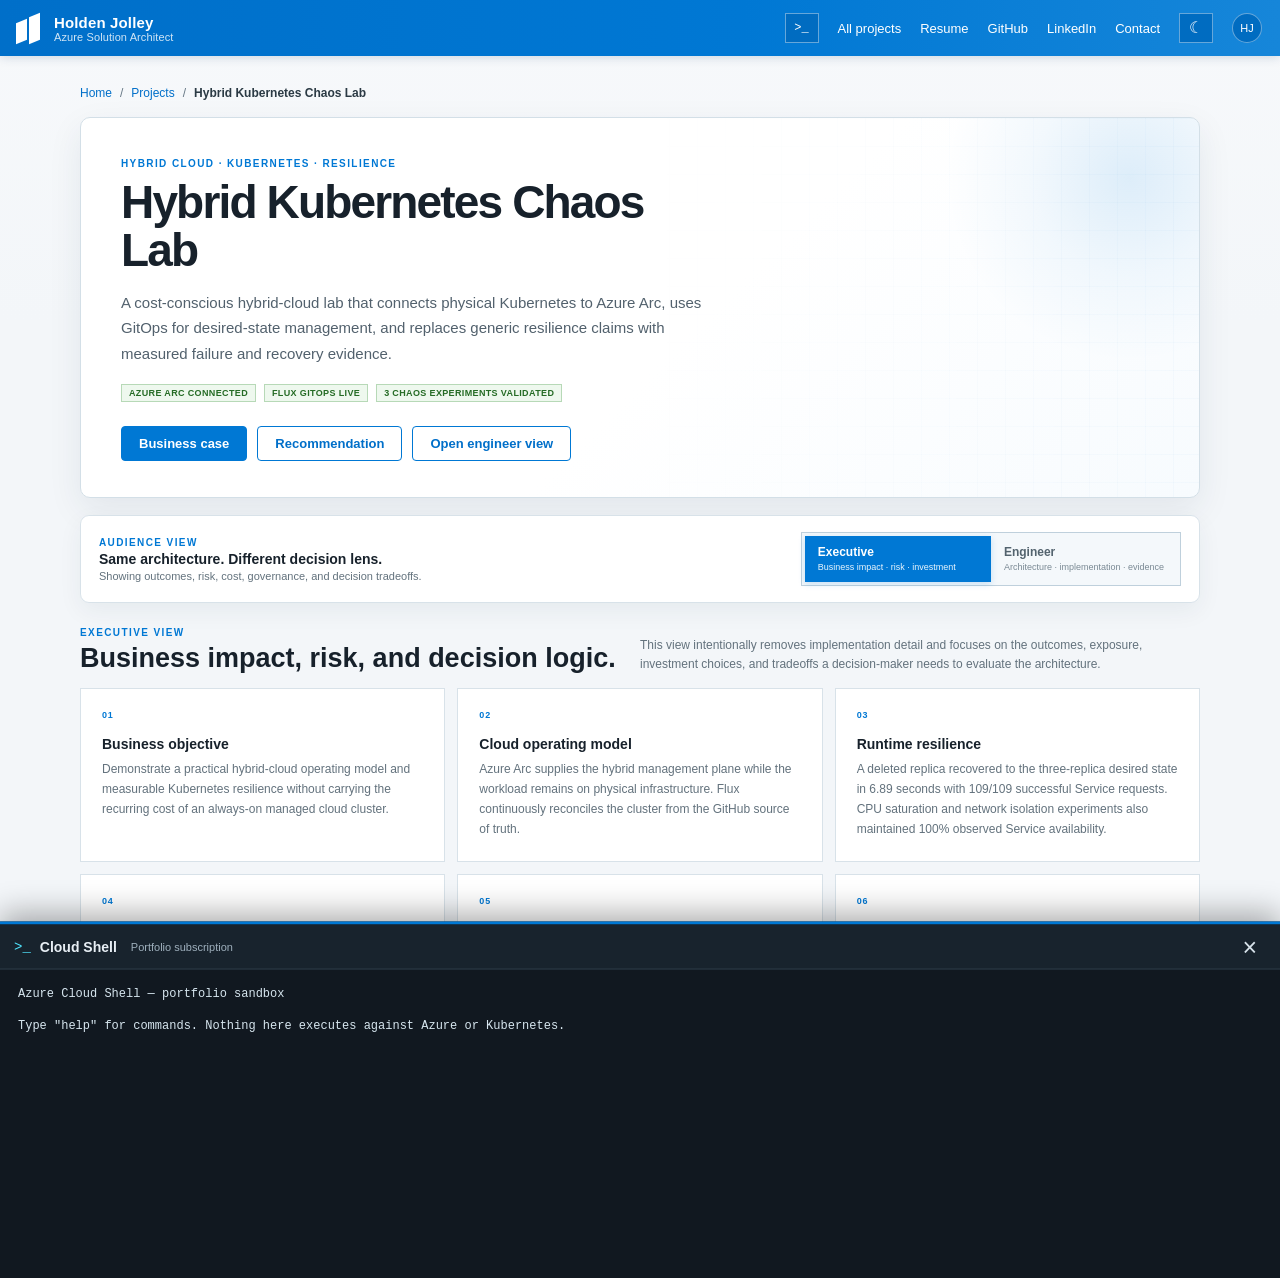
<file: projects/hybrid-kubernetes-chaos/index.html>
<!doctype html>
<html lang="en">
<head>
  <meta charset="utf-8">
  <meta name="viewport" content="width=device-width,initial-scale=1">
  <meta name="description" content="Hybrid Kubernetes chaos engineering case study by Holden Jolley using a physical kubeadm cluster, Azure Arc, Flux GitOps, Calico, and measured resilience experiments.">
  <meta name="theme-color" content="#0078d4">
  <title>Hybrid Kubernetes Chaos Lab | Holden Jolley</title>
  <link rel="icon" href="../../favicon.svg" type="image/svg+xml">
  <link rel="stylesheet" href="../../styles.css">
</head>
<body>
  <header class="topbar">
    <div class="brand"><div class="azure-mark" aria-hidden="true"><span></span><span></span></div><div><div class="brand-title">Holden Jolley</div><div class="brand-subtitle">Azure Solution Architect</div></div></div>
    <div class="top-actions"><a href="../../#projects">All projects</a><a href="../../resume.pdf?v=az104-completed-20261113">Resume</a><a href="https://github.com/HoldenJolley" target="_blank" rel="noreferrer">GitHub</a><a href="https://www.linkedin.com/in/holden-jolley/" target="_blank" rel="noreferrer">LinkedIn</a><a href="mailto:Jolleyholden@gmail.com">Contact</a><button class="profile" aria-label="Profile">HJ</button></div>
  </header>

  <main class="content project-page">
    <div class="breadcrumb"><a href="../../">Home</a><span>/</span><a href="../../#projects">Projects</a><span>/</span><strong>Hybrid Kubernetes Chaos Lab</strong></div>

    <section class="hero">
      <div>
        <div class="project-kicker"><div class="eyebrow">HYBRID CLOUD · KUBERNETES · RESILIENCE</div></div>
        <h1>Hybrid Kubernetes Chaos Lab</h1>
        <p class="hero-copy">A physical Kubernetes environment connected to Azure through Arc and managed through Flux GitOps, built to turn resilience claims into measured runtime evidence. The lab runs kubeadm Kubernetes on Ubuntu Server with containerd and Calico, then deliberately injects pod, CPU, and network faults while an in-cluster probe measures service behavior.</p>
        <div class="project-status"><span class="status-chip success">Azure Arc connected</span><span class="status-chip success">Flux GitOps live</span><span class="status-chip success">3 chaos experiments validated</span></div>
        <div class="hero-actions"><a class="button primary" href="demo/">Open interactive preview</a><a class="button" href="#results">Measured results</a><a class="button" href="#architecture">Architecture</a><a class="button" href="#limitations">Limitations</a></div>
      </div>
      <div class="hero-panel validation-panel">
        <div class="panel-header"><span>Lab at a glance</span><span class="status-chip success">Runtime tested</span></div>
        <div class="validation-list">
          <div><span>Cluster</span><strong>kubeadm · Kubernetes v1.37.1</strong></div>
          <div><span>Hybrid management</span><strong>Azure Arc-enabled Kubernetes</strong></div>
          <div><span>Desired state</span><strong>GitHub → Flux → cluster</strong></div>
          <div><span>Runtime evidence</span><strong>Pod · CPU · network faults</strong></div>
        </div>
      </div>
    </section>

    <nav class="project-toc" aria-label="Hybrid Kubernetes case study sections">
      <a href="#requirements">Overview</a><a href="#architecture">Architecture</a><a href="#gitops">GitOps</a><a href="#results">Chaos results</a><a href="#method">Method</a><a href="#limitations">Limitations</a>
    </nav>

    <div class="project-summary-strip" aria-label="Hybrid Kubernetes architecture summary">
      <div class="project-summary-item"><span>Problem</span><strong>Prove hybrid Kubernetes operations and resilience without paying for an always-on cloud cluster.</strong></div>
      <div class="project-summary-item"><span>Decision</span><strong>Run Kubernetes on physical hardware, connect it to Azure Arc, and use Flux for GitOps reconciliation.</strong></div>
      <div class="project-summary-item"><span>Key tradeoff</span><strong>A single physical node can prove pod/service behavior, but not node-level high availability.</strong></div>
    </div>

    <section class="section split" id="requirements">
      <div>
        <div class="eyebrow">REQUIREMENTS &amp; CONSTRAINTS</div>
        <h2>Build a real hybrid environment without turning the lab into a recurring cloud bill.</h2>
        <p>The lab was intentionally built on a physical Lenovo P620 with 32 GB of DDR4 and Ubuntu Server. It runs headless and is administered remotely, keeping the hardware useful as a persistent on-premises-style Kubernetes target without requiring paid managed-cluster compute.</p>
        <p>The design goal is not simply to show a green Kubernetes dashboard. The cluster must be remotely manageable through Azure, reconcile desired state from Git, and generate repeatable evidence for how workloads behave when individual components are deliberately degraded or removed.</p>
      </div>
      <div class="info-card">
        <div><span>Host</span><strong>Lenovo P620 · 32 GB RAM</strong></div>
        <div><span>Operating system</span><strong>Ubuntu Server · headless</strong></div>
        <div><span>Runtime</span><strong>containerd · systemd cgroups</strong></div>
        <div><span>Networking</span><strong>Calico · 10.244.0.0/16</strong></div>
      </div>
    </section>

    <section class="section" id="architecture">
      <div class="eyebrow">HYBRID ARCHITECTURE</div>
      <h2>GitHub is the source of truth; Azure provides the hybrid control plane.</h2>
      <div class="architecture-flow seven" aria-label="Hybrid Kubernetes architecture flow">
        <div class="flow-node">GitHub<br>portfolio repo</div><div class="flow-arrow">→</div>
        <div class="flow-node accent">Azure Arc<br>+ Flux</div><div class="flow-arrow">→</div>
        <div class="flow-node">Physical kubeadm<br>cluster</div><div class="flow-arrow">→</div>
        <div class="flow-node accent">Calico + Service<br>workloads</div>
      </div>
      <div class="service-list" aria-label="Technologies used">
        <span>Kubernetes</span><span>kubeadm</span><span>containerd</span><span>Calico</span><span>Azure Arc</span><span>Flux</span><span>GitHub</span><span>PowerShell</span><span>Ubuntu Server</span><span>NetworkPolicy</span>
      </div>
    </section>

    <section class="section" id="gitops">
      <div class="eyebrow">GITOPS &amp; OPERATIONS</div>
      <h2>The cluster is operated through desired state, not one-off deployment commands.</h2>
      <div class="decision-grid">
        <div class="decision-card"><strong>Azure Arc-enabled Kubernetes</strong><p>The physical cluster is registered in Azure as <code>k8s-edge-01</code>, providing a cloud control-plane view and remote Cluster Connect path without moving the workload into AKS.</p></div>
        <div class="decision-card"><strong>Flux reconciliation</strong><p>Flux watches the portfolio repository and applies the workload manifests under <code>projects/hybrid-kubernetes-chaos/gitops</code>. A Git change from two to three replicas reconciled automatically without a manual <code>kubectl apply</code>.</p></div>
        <div class="decision-card"><strong>Three-replica service baseline</strong><p>The <code>hybrid-demo</code> NGINX workload runs three replicas behind a ClusterIP Service with readiness/liveness probes and explicit CPU/memory requests and limits.</p></div>
        <div class="decision-card"><strong>Remote management boundary</strong><p>Azure Arc Cluster Connect is demonstrated as a remote administration path. The proxy session is intentionally treated as a management dependency, not as the application data path used for availability measurement.</p></div>
      </div>
    </section>

    <section class="section evidence-section" id="results">
      <div class="section-heading"><div><div class="eyebrow">MEASURED CHAOS RESULTS</div><h2>Three different failure modes, measured at runtime.</h2><p class="section-copy">Each experiment pairs a bounded fault with independent service measurements so the portfolio distinguishes observed behavior from design assumptions.</p></div></div>
      <div class="evidence-grid">
        <div class="evidence-card"><span class="evidence-number">01 · POD FAILURE</span><strong>Self-healing in 6.89 seconds</strong><p>One replica was deleted from a healthy 3/3 Deployment. Capacity dropped to 2/3, Kubernetes created a replacement, and the Deployment returned to 3/3 Ready and Available in 6.89 seconds. The in-cluster probe recorded 109/109 successful requests: 100% observed availability.</p></div>
        <div class="evidence-card"><span class="evidence-number">02 · CPU SATURATION</span><strong>30.73 seconds under the 250m CPU limit</strong><p>One running replica was deliberately CPU-saturated for 30.73 seconds. The pod remained Running and Ready with zero restarts, while the Service completed 110/110 probe requests successfully: 100% observed availability.</p></div>
        <div class="evidence-card"><span class="evidence-number">03 · NETWORK ISOLATION</span><strong>Endpoint unreachable; Service still available</strong><p>An independent probe verified the selected pod IP as reachable before the policy, unreachable during the 30-second deny-ingress NetworkPolicy, and reachable again after cleanup. The pod still reported Ready=True with zero restarts, while the Service completed 100/100 requests successfully.</p></div>
      </div>
    </section>

    <section class="section" id="method">
      <div class="eyebrow">MEASUREMENT METHOD</div>
      <h2>The test harness was corrected when the first metric measured the wrong thing.</h2>
      <div class="decision-grid">
        <div class="decision-card"><strong>In-cluster availability probe</strong><p>A temporary curl pod calls <code>http://hybrid-demo.hybrid-lab.svc.cluster.local</code> through normal Kubernetes DNS and Service routing. This measures the application Service path rather than the management workstation.</p></div>
        <div class="decision-card"><strong>Discarded port-forward artifact</strong><p>An early test reported 56.82% availability because <code>kubectl port-forward service/...</code> was tied to a backend pod that was deleted. That result was rejected because it measured tunnel survivability, not Kubernetes Service availability.</p></div>
        <div class="decision-card"><strong>Direct network assertion</strong><p>The network experiment creates a separate curl pod and verifies the target pod IP directly: HTTP 200 before isolation, timeout/HTTP 000 during isolation, and HTTP 200 after cleanup.</p></div>
        <div class="decision-card"><strong>Bounded fault injection</strong><p>CPU and network experiments use explicit time limits and cleanup paths. The scripts write timestamped local evidence so each result can be tied to a specific run rather than a screenshot-only claim.</p></div>
      </div>
    </section>

    <section class="section" id="limitations">
      <div class="eyebrow">KNOWN LIMITATIONS</div>
      <h2>The strongest current limitation is physical, not Kubernetes-specific.</h2>
      <div class="decision-grid">
        <div class="decision-card"><strong>Single-node cluster</strong><p>All application replicas currently run on <code>k8s-edge-01</code>. The lab therefore proves pod-level self-healing and Service continuity, but a physical node failure would remove every replica. Node-level resilience requires at least one additional worker.</p></div>
        <div class="decision-card"><strong>Readiness is not end-to-end reachability</strong><p>During the NetworkPolicy experiment the target pod stayed Ready even though an independent workload could not reach its pod IP. That is useful evidence that local health checks alone do not represent every client network path.</p></div>
        <div class="decision-card"><strong>Arc proxy is a management session</strong><p>Cluster Connect uses a temporary localhost proxy. If that process stops, remote kubectl commands fail until the proxy is restarted; this does not indicate that the Kubernetes workload itself is unhealthy.</p></div>
        <div class="decision-card"><strong>Next resilience tier</strong><p>Node-failure testing should wait for another physical worker. After that, a dedicated chaos platform can add richer scheduling and fault types without replacing the simple scripts that establish the baseline.</p></div>
      </div>
    </section>

    <section class="section">
      <div class="eyebrow">EVIDENCE IN SOURCE CONTROL</div>
      <h2>The scripts and experiment records are reviewable with the architecture.</h2>
      <div class="status-banner"><span class="status-chip success">Runtime evidence captured</span><div><strong>GitOps manifests, chaos scripts, and experiment reports live alongside the portfolio.</strong><p>See <code>projects/hybrid-kubernetes-chaos/gitops</code> for desired state and <code>projects/hybrid-kubernetes-chaos/chaos</code> for the availability probe, controlled fault scripts, and recorded experiment reports. Results are described only for the conditions actually exercised.</p></div></div>
    </section>

    <section class="section callout"><strong>Current boundary:</strong> this project demonstrates a live Azure Arc-connected physical Kubernetes cluster, Flux-based GitOps, and measured pod/service resilience. It does not yet claim node-level high availability because the current topology contains one physical Kubernetes node.</section>
    <footer><span>© 2026 Holden Jolley</span><span>Hybrid Kubernetes · Azure Arc · GitOps · Chaos Engineering</span></footer>
  </main>
  <script src="../../script.js"></script>
  <script src="../../portfolio-live-k8s.js"></script>
</body>
</html>
</file>
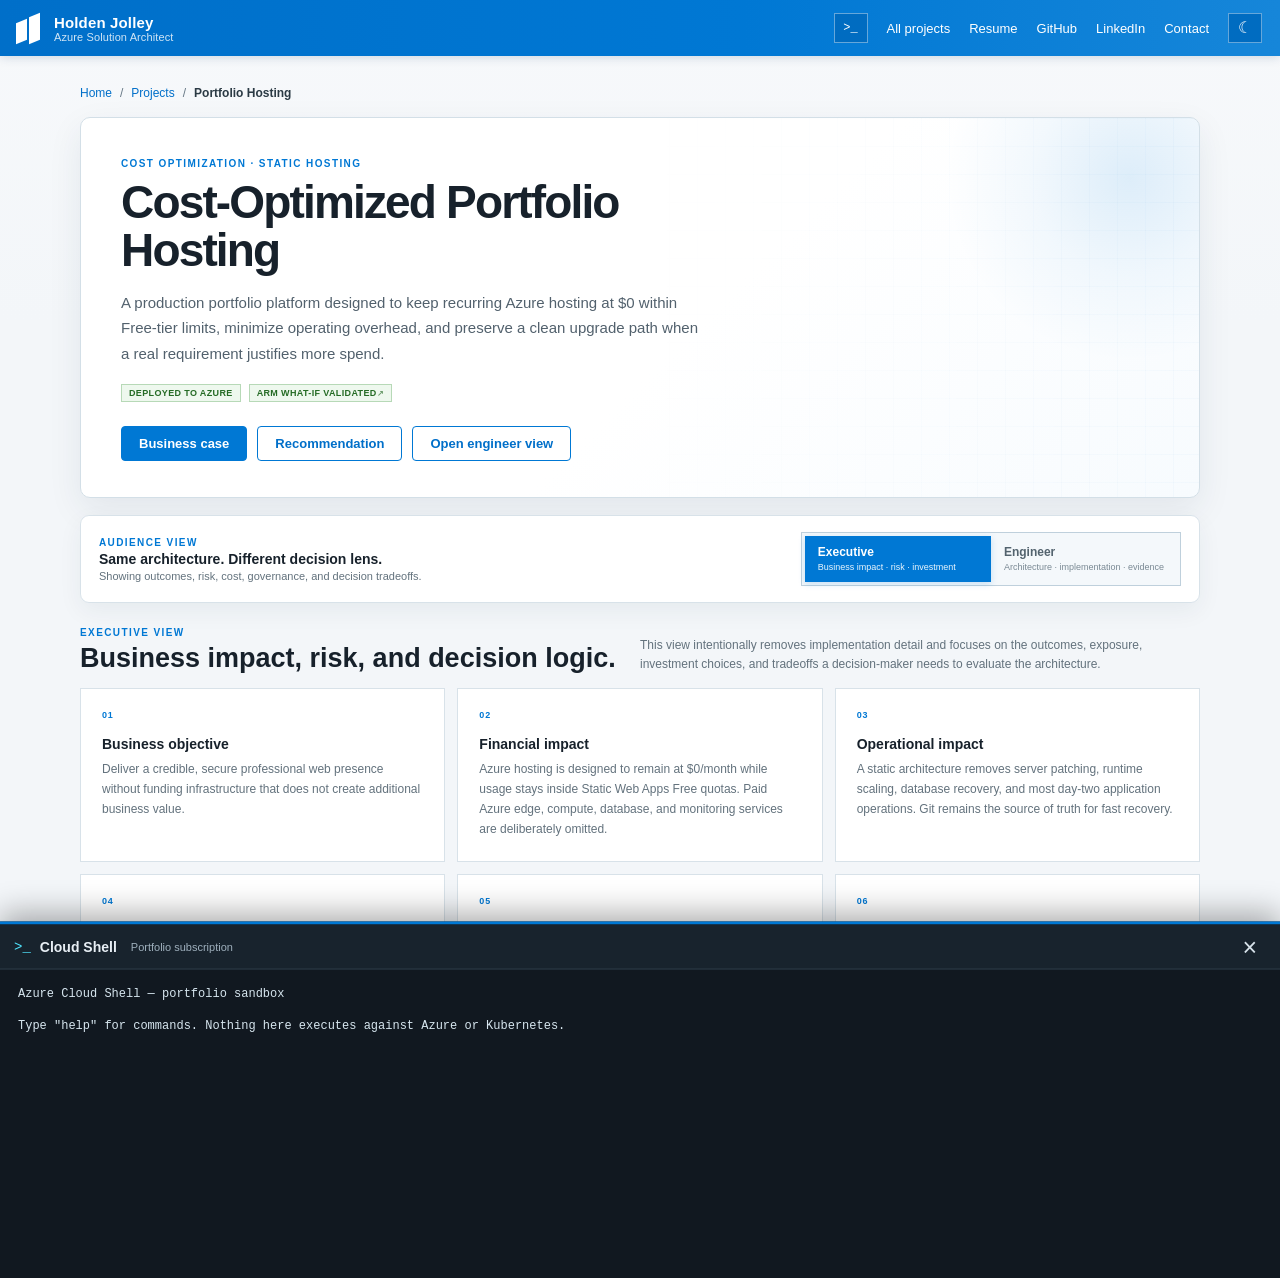
<file: projects/resume/index.html>
<!doctype html>
<html lang="en">
<head>
  <meta charset="utf-8">
  <meta name="viewport" content="width=device-width,initial-scale=1">
  <meta name="description" content="Detailed cost-optimized Azure Static Web Apps architecture used to host Holden Jolley's portfolio with Free-tier-first design, GitHub Actions, OIDC, ARM What-If validation, Deployment Stacks, Cloudflare edge routing, security headers, recovery, and explicit upgrade triggers.">
  <meta name="theme-color" content="#0078d4">
  <title>Cost-Optimized Portfolio Hosting | Holden Jolley</title>
  <link rel="icon" href="../../favicon.svg" type="image/svg+xml">
  <link rel="stylesheet" href="../../styles.css">
</head>
<body>
  <header class="topbar">
    <div class="brand"><div class="azure-mark" aria-hidden="true"><span></span><span></span></div><div><div class="brand-title">Holden Jolley</div><div class="brand-subtitle">Azure Solution Architect</div></div></div>
    <div class="top-actions"><a href="../../#projects">All projects</a><a href="../../resume.pdf?v=az104-completed-20261113">Resume</a><a href="https://github.com/HoldenJolley" target="_blank" rel="noreferrer">GitHub</a><a href="https://www.linkedin.com/in/holden-jolley/" target="_blank" rel="noreferrer">LinkedIn</a><a href="mailto:Jolleyholden@gmail.com">Contact</a></div>
  </header>

  <main class="content project-page">
    <div class="breadcrumb"><a href="../../">Home</a><span>/</span><a href="../../#projects">Projects</a><span>/</span><strong>Portfolio Hosting</strong></div>

    <section class="hero">
      <div>
        <div class="project-kicker"><div class="eyebrow">COST OPTIMIZATION · STATIC HOSTING</div></div>
        <h1>Cost-Optimized Portfolio Hosting</h1>
        <p class="hero-copy">The portfolio itself is an Azure architecture project: a globally delivered static site designed around Azure Static Web Apps Free so the recurring Azure hosting target stays at $0/month while the workload remains within included quotas.</p>
        <div class="project-status"><span class="status-chip success">Deployed to Azure</span><span class="status-chip success">ARM What-If validated</span></div>
        <div class="hero-actions"><a class="button primary" href="#architecture">Architecture deep dive</a><a class="button" href="#quality">Quality attributes</a><a class="button" href="#cost">Cost model</a></div>
      </div>
      <div class="hero-panel validation-panel">
        <div class="panel-header"><span>Architecture at a glance</span><span class="status-chip success">Free-tier first</span></div>
        <div class="hero-topology" aria-label="Static portfolio hosting architecture summary"><span>GitHub<br>Actions</span><i>→</i><span class="accent">OIDC + Deployment<br>Stack</span><i>→</i><span>Static Web Apps<br>Free</span></div>
        <div class="validation-list">
          <div><span>Azure footprint</span><strong>Resource Group + Static Web App</strong></div>
          <div><span>Public path</span><strong>Cloudflare edge → Azure Static Web Apps</strong></div>
          <div><span>Azure target</span><strong>$0/month in quota</strong></div>
        </div>
      </div>
    </section>

    <nav class="project-toc" aria-label="Portfolio hosting case study sections">
      <a href="#requirements">Overview</a><a href="#architecture">Architecture</a><a href="#quality">NFRs</a><a href="#cost">Cost</a><a href="#operations">Recovery</a><a href="#decisions">Decisions</a><a href="#validation">Evidence</a>
    </nav>

    <div class="project-summary-strip" aria-label="Portfolio hosting architecture summary">
      <div class="project-summary-item"><span>Problem</span><strong>Host a professional portfolio globally without paying for unnecessary runtime services.</strong></div>
      <div class="project-summary-item"><span>Decision</span><strong>Use Static Web Apps Free with GitHub Actions, Bicep, OIDC, Deployment Stacks, and Cloudflare DNS/edge routing.</strong></div>
      <div class="project-summary-item"><span>Key tradeoff</span><strong>Accept Free-plan SLA/control limits until real traffic or business requirements justify a larger Azure architecture.</strong></div>
    </div>

    <section class="section split" id="requirements">
      <div>
        <div class="eyebrow">REQUIREMENTS &amp; CONSTRAINTS</div>
        <h2>Do not pay for services the workload does not need.</h2>
        <p>The workload is HTML, CSS, JavaScript, and a resume PDF. It needs HTTPS, a custom domain, global static delivery, repeatable deployment, pull-request previews, and a recovery path—but it does not need server compute, a database, a paid Azure CDN, or a distributed tracing platform.</p>
        <p>The architecture therefore optimizes for minimum operational and financial surface area while keeping an explicit upgrade path for future requirements rather than pre-provisioning enterprise services for résumé value.</p>
      </div>
      <div class="info-card">
        <div><span>Workload type</span><strong>Static content only</strong></div>
        <div><span>Cost objective</span><strong>Near $0 Azure recurring cost</strong></div>
        <div><span>State</span><strong>GitHub is source of truth</strong></div>
        <div><span>DNS / edge</span><strong>Cloudflare</strong></div>
      </div>
    </section>

    <section class="section">
      <div class="eyebrow">RIGHT-SIZING PRINCIPLES</div>
      <h2>Use less Azure on purpose.</h2>
      <div class="capability-grid">
        <div class="capability"><strong>Static Web Apps Free</strong><span>Provides the Azure capabilities this workload actually needs: global static delivery, HTTPS, GitHub integration, and preview environments within Free-plan limits.</span></div>
        <div class="capability"><strong>No server compute</strong><span>No App Service plan, VM, Functions backend, or always-on runtime is provisioned because the site has no server-side execution requirement.</span></div>
        <div class="capability"><strong>No paid Azure edge layer</strong><span>No Front Door or separate paid Azure CDN is added. Cloudflare handles authoritative DNS and the lightweight edge-routing requirement while Azure Static Web Apps hosts the portfolio.</span></div>
        <div class="capability"><strong>No unnecessary state</strong><span>No database, storage account, or dedicated monitoring workspace is required for a stateless portfolio whose authoritative copy already lives in source control.</span></div>
      </div>
    </section>

    <section class="section" id="architecture">
      <div class="eyebrow">PUBLIC REQUEST PATH</div>
      <h2>A small Azure runtime footprint with a separate edge-routing layer.</h2>
      <div class="architecture-flow seven" aria-label="Static portfolio public request path">
        <div class="flow-node">Visitor<br>browser</div><div class="flow-arrow">→</div>
        <div class="flow-node accent">Cloudflare DNS<br>+ Worker routing</div><div class="flow-arrow">→</div>
        <div class="flow-node">Azure Static<br>Web Apps Free</div><div class="flow-arrow">→</div>
        <div class="flow-node accent">HTML + CSS + JS<br>+ resume PDF</div>
      </div>
      <div class="service-list" aria-label="Services and controls used">
        <span>Azure Static Web Apps</span><span>Cloudflare</span><span>Bicep</span><span>Deployment Stacks</span><span>GitHub Actions</span><span>Secretless OIDC</span><span>ARM What-If</span><span>Managed TLS</span><span>PR previews</span><span>Content Security Policy</span><span>Security headers</span>
      </div>
    </section>

    <section class="section">
      <div class="eyebrow">SECRETLESS DELIVERY PATH</div>
      <h2>GitHub reaches Azure without a reusable client secret.</h2>
      <div class="architecture-flow seven" aria-label="GitHub OIDC to Azure delivery path">
        <div class="flow-node">GitHub<br>Actions</div><div class="flow-arrow">→</div>
        <div class="flow-node accent">GitHub OIDC<br>federation</div><div class="flow-arrow">→</div>
        <div class="flow-node">Microsoft Entra ID<br>short-lived token</div><div class="flow-arrow">→</div>
        <div class="flow-node accent">Azure Resource Manager<br>What-If / Stack deploy</div>
      </div>
      <div class="architecture-flow seven" aria-label="Static content publication path">
        <div class="flow-node">Repository<br>content</div><div class="flow-arrow">→</div>
        <div class="flow-node accent">Validate + build<br>curated dist/</div><div class="flow-arrow">→</div>
        <div class="flow-node">Runtime SWA<br>deployment token</div><div class="flow-arrow">→</div>
        <div class="flow-node accent">Publish public<br>site only</div>
      </div>
    </section>

    <section class="section" id="quality">
      <div class="eyebrow">QUALITY ATTRIBUTES</div>
      <h2>Right-sized architecture means accepting the right limitations.</h2>
      <div class="decision-grid">
        <div class="decision-card"><strong>Cost efficiency</strong><p>The baseline targets $0/month Azure hosting while usage remains inside Static Web Apps Free quotas. Domain registration remains an external cost.</p></div>
        <div class="decision-card"><strong>Availability</strong><p>Global static delivery is built in, but the Free plan has no SLA. That is accepted for a personal portfolio and becomes an explicit redesign trigger if the site becomes business-critical.</p></div>
        <div class="decision-card"><strong>Security</strong><p>Managed HTTPS, CSP/security headers, curated public artifacts, OIDC-based Azure authentication, and gated production delivery provide a practical baseline without adding a paid Azure WAF or private endpoint the workload does not require.</p></div>
        <div class="decision-card"><strong>Recoverability</strong><p>The site has no mutable application state. Git is the authoritative copy, so recovery is revert/redeploy rather than database or VM restoration.</p></div>
        <div class="decision-card"><strong>Maintainability</strong><p>Plain HTML/CSS/JavaScript and a two-resource Azure footprint minimize patching, runtime dependencies, and operational ownership.</p></div>
        <div class="decision-card"><strong>Scalability</strong><p>The current design relies on the Static Web Apps service limits. Sustained traffic, storage, preview, SLA, or backend requirements are the signals to upgrade rather than preemptively adding Azure services.</p></div>
      </div>
    </section>

    <section class="section split">
      <div>
        <div class="eyebrow">DELIVERY &amp; SECURITY</div>
        <h2>Deployment is automated without storing a reusable Azure client secret.</h2>
        <p>GitHub Actions authenticates to Azure through workload identity federation using OIDC. Infrastructure is modeled in subscription-scoped Bicep, compiler-validated in CI, evaluated with live ARM What-If, and managed in production through an Azure Deployment Stack.</p>
        <p>The site artifact is curated so public content is separated from IaC and internal documentation. Security headers and Content Security Policy are part of the static-site configuration. Pushes to the protected main branch deploy only after the validation gates succeed.</p>
      </div>
      <div class="info-card">
        <div><span>Azure auth</span><strong>GitHub OIDC federation</strong></div>
        <div><span>IaC gate</span><strong>Bicep build + ARM What-If</strong></div>
        <div><span>Production deploy</span><strong>Gated main-branch pipeline</strong></div>
        <div><span>Lifecycle</span><strong>Azure Deployment Stack</strong></div>
      </div>
    </section>

    <section class="section" id="cost">
      <div class="eyebrow">COST MODEL</div>
      <h2>The baseline spends only where a requirement exists.</h2>
      <div class="decision-grid">
        <div class="decision-card"><strong>Static hosting</strong><p>Azure Static Web Apps Free: expected Azure hosting charge is $0 while the site remains within the Free-plan quota.</p></div>
        <div class="decision-card"><strong>Global delivery + TLS</strong><p>Static Web Apps provides the Azure hosting/TLS baseline. Cloudflare provides authoritative DNS and edge routing without adding a paid Azure Front Door/CDN resource.</p></div>
        <div class="decision-card"><strong>DNS / edge routing</strong><p>Cloudflare fronts the custom domain and routes requests to the Azure portfolio origin. Domain registration remains an external cost.</p></div>
        <div class="decision-card"><strong>CI/CD</strong><p>GitHub Actions handles automation. Any GitHub usage cost is separate from Azure hosting cost and depends on the account's GitHub quotas.</p></div>
        <div class="decision-card"><strong>Backend compute + database</strong><p>None. Static content does not justify a runtime or persistence layer, so both remain $0 by architectural omission.</p></div>
        <div class="decision-card"><strong>Azure monitoring workspace</strong><p>None in the baseline. A static personal portfolio does not currently justify dedicated Application Insights / Log Analytics resources.</p></div>
      </div>
    </section>

    <section class="section evidence-section">
      <div class="section-heading"><div><div class="eyebrow">FREE-PLAN GUARDRAILS</div><h2>Free is a constraint, not an excuse to hide limits.</h2></div></div>
      <div class="evidence-grid">
        <div class="evidence-card"><span class="evidence-number">01</span><strong>Capacity</strong><p>The architecture was written around the Free-plan included quotas for bandwidth, environment storage, preview environments, and related platform limits. If real usage approaches those boundaries, the correct response is a deliberate upgrade—not wishful thinking.</p></div>
        <div class="evidence-card"><span class="evidence-number">02</span><strong>Availability</strong><p>The Free tier does not provide an SLA. That is accepted for a personal portfolio and is explicitly not presented as an enterprise availability posture.</p></div>
        <div class="evidence-card"><span class="evidence-number">03</span><strong>Advanced controls</strong><p>Private endpoints, paid support/availability, backend API requirements, or other advanced Azure controls are future triggers for Standard or a different architecture rather than baseline features.</p></div>
      </div>
    </section>

    <section class="section" id="operations">
      <div class="eyebrow">OPERATIONS &amp; RECOVERY</div>
      <h2>A stateless site should have a stateless recovery model.</h2>
      <div class="decision-grid">
        <div class="decision-card"><strong>Bad content release</strong><p>Git is the source of truth. Revert the content change and redeploy rather than restoring mutable application state.</p></div>
        <div class="decision-card"><strong>Infrastructure drift or accidental removal</strong><p>Recreate the intended resource group and Static Web App from the subscription-scoped Bicep/Deployment Stack, then republish the curated static artifact.</p></div>
        <div class="decision-card"><strong>DNS / edge issue</strong><p>Cloudflare is authoritative for the public hostname and Worker routing, so DNS/edge troubleshooting remains intentionally separated from the Azure hosting footprint.</p></div>
        <div class="decision-card"><strong>Platform outage</strong><p>The Free-tier baseline accepts the lack of an SLA. If availability becomes business-critical, that requirement itself triggers a paid architecture decision.</p></div>
      </div>
    </section>

    <section class="section" id="decisions">
      <div class="eyebrow">KEY DECISIONS</div>
      <h2>Cost optimization is requirement-driven architecture.</h2>
      <div class="decision-grid">
        <div class="decision-card"><strong>Static Web Apps instead of App Service</strong><p>The workload is static. Paying for an App Service plan would add compute cost and operational surface without adding a current capability.</p></div>
        <div class="decision-card"><strong>Cloudflare instead of Azure DNS/Front Door</strong><p>Cloudflare already satisfies the authoritative DNS and lightweight edge-routing requirements, so adding Azure DNS or Front Door solely for the portfolio would create cost/complexity without solving a new requirement.</p></div>
        <div class="decision-card"><strong>No dedicated observability stack</strong><p>The site has no backend transaction or dependency graph that justifies distributed tracing. Deployment history and basic resource health are sufficient for the current workload.</p></div>
        <div class="decision-card"><strong>Upgrade only on a real trigger</strong><p>Bandwidth, preview capacity, SLA, private networking, backend API requirements, or business criticality are the conditions that justify a larger Azure architecture.</p></div>
      </div>
    </section>

    <section class="section">
      <div class="eyebrow">EVIDENCE LEVELS</div>
      <h2>The site separates architecture intent from deployment proof.</h2>
      <div class="decision-grid">
        <div class="decision-card"><strong>Design evidence</strong><p>Requirements, NFRs, cost/security/operations docs, ADRs, recovery guidance, diagrams, and known limitations are source-controlled.</p></div>
        <div class="decision-card"><strong>Compiler evidence</strong><p>Bicep lint/build, production parameters, JavaScript syntax, and public-site metadata checks are green.</p></div>
        <div class="decision-card"><strong>Azure control-plane evidence</strong><p>GitHub Actions authenticates through OIDC, ARM What-If resolves the intended footprint, and the production infrastructure is managed through a subscription Deployment Stack.</p></div>
        <div class="decision-card"><strong>Runtime evidence</strong><p>The Static Web App is deployed and serving the portfolio. The Cloudflare custom-domain path, HTTPS delivery, Hickory geo route, non-local portfolio route, and private portfolio bypass have been exercised.</p></div>
      </div>
    </section>

    <section class="section" id="validation">
      <div class="status-banner">
        <span class="status-chip success">Production deployed</span>
        <div><strong>The Free-tier Azure hosting design is now running in production.</strong><p>Bicep validation and live ARM What-If gate the infrastructure path, GitHub Actions authenticates with secretless OIDC, and an Azure Deployment Stack manages the production resource group and Static Web App. Cloudflare is authoritative for the custom domain and handles the edge-routing layer before requests reach the Azure portfolio origin. The direct Azure origin remains available for recovery/testing while the public canonical identity is holdenjolley.com.</p></div>
      </div>
    </section>

    <section class="section callout"><strong>Current boundary:</strong> the Free tier is intentionally right-sized for a personal portfolio and is not an enterprise SLA claim. Domain registration remains an external cost, and the design will only grow when a real requirement—availability, networking, traffic, backend functionality, or business criticality—earns the additional Azure services.</section>

    <footer><span>© 2026 Holden Jolley</span><span>Cost-Optimized Azure Static Hosting Architecture</span></footer>
  </main>
  <script src="../../script.js"></script>
</body>
</html>
</file>
<file: styles.css>
*{box-sizing:border-box}html{scroll-behavior:smooth}body{margin:0;background:#f3f6f9;color:#1a1f24;font-family:"Segoe UI",Arial,sans-serif;font-size:14px}.topbar{height:56px;background:#0078d4;color:#fff;display:flex;align-items:center;justify-content:space-between;padding:0 18px 0 16px;position:sticky;top:0;z-index:20;box-shadow:0 1px 4px #0002}.brand{display:flex;align-items:center;gap:11px}.azure-mark{width:27px;height:27px;position:relative;display:flex;align-items:flex-end;gap:2px}.azure-mark span:first-child{width:11px;height:21px;background:#fff;transform:skewY(-22deg)}.azure-mark span:last-child{width:11px;height:27px;background:#fff;transform:skewY(-22deg)}.brand-title{font-size:15px;font-weight:600}.brand-subtitle{font-size:11px;opacity:.82}.top-actions{display:flex;align-items:center;gap:19px}.top-actions a{color:#fff;text-decoration:none;font-size:13px}.icon-link{font-size:17px!important}.profile{border:1px solid #ffffff66;background:#006cc1;color:#fff;border-radius:50%;width:30px;height:30px;font-size:11px}.portal-shell{display:flex;min-height:calc(100vh - 56px)}.sidebar{width:240px;background:#fff;border-right:1px solid #d9e1e8;padding:22px 10px;position:fixed;top:56px;bottom:0;overflow:auto}.sidebar-label{font-size:10px;color:#697887;font-weight:700;letter-spacing:.09em;padding:0 12px 9px}.nav-item{display:flex;gap:12px;align-items:center;padding:10px 12px;color:#34434f;text-decoration:none;border-left:3px solid transparent;font-size:13px}.nav-item span{width:16px;text-align:center;color:#526a7d}.nav-item:hover{background:#f1f7fc;color:#006fc9}.nav-item.active{background:#e8f3fb;color:#006fc9;border-left-color:#0078d4;font-weight:600}.sidebar-divider{border-top:1px solid #e3e8ec;margin:17px 10px}.sidebar-footer{position:sticky;bottom:0;margin:30px 4px 0;padding:12px;background:#f5f9fc;border:1px solid #dce8f1;display:flex;gap:9px;font-size:11px}.sidebar-footer strong{display:block;font-size:11px}.sidebar-footer small{color:#6a7782}.status-dot{width:8px;height:8px;border-radius:50%;background:#107c10;margin-top:3px}.content{margin-left:240px;width:calc(100% - 240px);max-width:1500px;padding:20px 30px}.breadcrumb{color:#667784;font-size:12px;margin:2px 0 17px;display:flex;gap:8px}.breadcrumb strong{color:#2b3a44}.hero{background:#fff;border:1px solid #d8e1e8;display:grid;grid-template-columns:1.25fr .75fr;gap:30px;padding:44px 42px;margin-bottom:25px;min-height:340px;align-items:center}.eyebrow{font-size:10px;letter-spacing:.1em;font-weight:700;color:#0078d4}.hero h1{font-size:38px;line-height:1.12;font-weight:600;letter-spacing:-.03em;margin:8px 0 14px;max-width:700px}.hero-copy{font-size:16px;color:#52616d;line-height:1.6;max-width:650px}.hero-actions{display:flex;gap:10px;margin-top:24px}.button{display:inline-block;padding:9px 17px;border:1px solid #0078d4;color:#006fc9;text-decoration:none;font-weight:600;font-size:13px;background:#fff}.button.primary{background:#0078d4;color:#fff}.hero-panel{border:1px solid #d7e2ea;background:#f8fbfd;min-height:235px}.panel-header{height:40px;border-bottom:1px solid #d7e2ea;padding:12px 14px;font-size:12px;font-weight:600;display:flex;justify-content:space-between}.panel-menu{color:#71818e}.architecture-mini{padding:28px 24px;text-align:center}.arch-node{background:#fff;border:1px solid #a9c8dc;padding:10px 12px;font-size:11px;box-shadow:0 1px 2px #0000000d}.arch-node.client{width:100px;margin:auto}.arch-node.azure{width:120px;margin:auto;background:#e9f5fd;border-color:#0078d4;color:#006fc9;font-weight:600}.arch-line{height:25px;border-left:1px solid #8aa9bc;margin:auto;width:1px}.arch-row{display:grid;grid-template-columns:repeat(3,1fr);gap:8px}.section{margin:0 0 28px}.section-heading{display:flex;justify-content:space-between;align-items:end;margin-bottom:12px}.section h2{font-size:25px;font-weight:600;margin:5px 0 13px}.count{font-size:11px;color:#687985}.project-grid{display:grid;grid-template-columns:repeat(3,1fr);gap:15px}.project-card{background:#fff;border:1px solid #d7e0e7;padding:19px;text-decoration:none;color:inherit;min-height:245px;transition:.16s}.project-card:hover{border-color:#0078d4;box-shadow:0 3px 12px #0078d41c;transform:translateY(-2px)}.card-top{display:flex;justify-content:space-between;color:#778691;font-size:11px}.arrow{font-size:18px;color:#0078d4}.service-icon{width:36px;height:36px;margin:22px 0 13px;background:#e8f3fb;color:#0078d4;display:grid;place-items:center;font-size:18px}.project-card h3{font-size:17px;margin:0 0 8px;font-weight:600}.project-card p{color:#63727d;line-height:1.55;margin:0 0 17px}.tags{display:flex;gap:6px}.tags span{background:#f1f4f6;border:1px solid #e0e6ea;padding:4px 7px;font-size:10px;color:#53636e}.split{display:grid;grid-template-columns:1.3fr .7fr;gap:25px;background:#fff;border:1px solid #d7e0e7;padding:26px}.split p{color:#5c6d79;line-height:1.65;max-width:680px}.text-link{color:#006fc9;text-decoration:none;font-weight:600;font-size:13px}.info-card{border-left:1px solid #dce4e9;padding-left:24px;display:grid;grid-template-columns:1fr 1fr;gap:18px;align-content:center}.info-card span{display:block;color:#71808b;font-size:10px;margin-bottom:4px}.info-card strong{font-size:12px}.capability-grid{display:grid;grid-template-columns:repeat(4,1fr);gap:12px}.capability{background:#fff;border:1px solid #d7e0e7;padding:18px;min-height:120px}.capability strong{display:block;font-size:13px;margin-bottom:10px}.capability span{font-size:11px;color:#667681;line-height:1.5}.quote-card{background:#e8f3fb;border-left:4px solid #0078d4;padding:23px}.quote-card span{font-size:35px;color:#0078d4}.quote-card p{font-size:16px!important;color:#36566a!important;margin:0}.contact-section{display:flex;justify-content:space-between;align-items:center}.contact-section h2{margin-bottom:0}footer{border-top:1px solid #d7e0e7;padding:20px 0 30px;display:flex;justify-content:space-between;color:#74818b;font-size:11px}@media(max-width:950px){.sidebar{width:205px}.content{margin-left:205px;width:calc(100% - 205px)}.project-grid{grid-template-columns:1fr}.capability-grid{grid-template-columns:1fr 1fr}.hero{grid-template-columns:1fr}.top-actions a{display:none}}@media(max-width:650px){.sidebar{position:static;width:100%;height:auto;border-right:0;border-bottom:1px solid #d9e1e8}.portal-shell{display:block}.content{margin:0;width:100%;padding:15px}.sidebar nav{display:grid;grid-template-columns:repeat(3,1fr)}.sidebar-divider,.sidebar-footer,.sidebar-label{display:none}.hero{padding:27px 22px}.hero h1{font-size:30px}.split{grid-template-columns:1fr}.info-card{border-left:0;border-top:1px solid #dce4e9;padding:18px 0 0}.capability-grid{grid-template-columns:1fr}.contact-section{display:block}.contact-section .button{margin-top:12px}footer{display:block}footer span{display:block;margin:4px 0}}

/* Portfolio architecture presentation */
.section-copy{color:#63727d;line-height:1.6;max-width:760px;margin:0}.validation-panel{min-height:0}.validation-list{padding:9px 16px}.validation-list>div{display:flex;justify-content:space-between;gap:18px;padding:11px 0;border-bottom:1px solid #e1e8ed}.validation-list>div:last-child{border-bottom:0}.validation-list span{color:#71808b;font-size:11px}.validation-list strong{text-align:right;font-size:11px;font-weight:600;color:#2c3d49}.status-chip{display:inline-flex;align-items:center;width:max-content;border:1px solid #cbd7df;background:#f5f8fa;color:#4a5b67;padding:3px 7px;font-size:9px;font-weight:700;text-transform:uppercase;letter-spacing:.04em}.status-chip.success{border-color:#b7d9b7;background:#eef8ee;color:#256b25}.project-card{display:flex;flex-direction:column;min-height:345px}.project-card .service-icon{margin-top:18px}.project-card p{flex:1}.card-status{display:flex;align-items:center;justify-content:space-between;gap:8px;padding-top:2px;margin-bottom:12px}.status-note{font-size:10px;color:#788691}.tags{flex-wrap:wrap}.compact-actions{margin-top:18px}.evidence-section{background:#fff;border:1px solid #d7e0e7;padding:26px}.evidence-grid{display:grid;grid-template-columns:repeat(3,1fr);gap:1px;background:#dfe7ec;border:1px solid #dfe7ec}.evidence-card{background:#fff;padding:23px;min-height:170px}.evidence-number{display:block;font-size:10px;color:#0078d4;font-weight:700;letter-spacing:.08em;margin-bottom:26px}.evidence-card strong{display:block;font-size:14px;margin-bottom:8px}.evidence-card p{font-size:12px;line-height:1.6;color:#657580;margin:0}.project-page{margin-left:0;width:100%;max-width:1180px;margin-right:auto;margin-left:auto;padding:42px 30px}.project-page .hero{min-height:300px}.project-page .project-grid{align-items:stretch}.project-page .project-card{min-height:0}.project-page .project-card:hover{transform:none;box-shadow:none;border-color:#d7e0e7}.project-kicker{display:flex;gap:8px;align-items:center;margin-bottom:10px}.project-status{display:flex;flex-wrap:wrap;gap:8px;margin-top:18px}.architecture-flow{display:grid;grid-template-columns:repeat(5,minmax(0,1fr));gap:8px;align-items:center;margin-top:18px}.flow-node{background:#fff;border:1px solid #bfd0dc;padding:15px 10px;text-align:center;min-height:72px;display:grid;place-items:center;font-size:11px;line-height:1.4;font-weight:600}.flow-arrow{text-align:center;color:#5f7686;font-size:18px}.flow-node.accent{background:#eaf5fc;border-color:#5fa5d5;color:#075f9e}.architecture-flow.seven{grid-template-columns:1fr auto 1fr auto 1fr auto 1fr}.decision-grid{display:grid;grid-template-columns:repeat(2,1fr);gap:12px}.decision-card{background:#fff;border:1px solid #d7e0e7;padding:20px}.decision-card strong{display:block;font-size:13px;margin-bottom:7px}.decision-card p{margin:0;color:#63727d;line-height:1.6;font-size:12px}.status-banner{display:grid;grid-template-columns:auto 1fr;gap:16px;align-items:start;background:#f7fbfd;border:1px solid #cbdde8;padding:18px 20px}.status-banner strong{display:block;font-size:13px;margin-bottom:5px}.status-banner p{margin:0;color:#63727d;font-size:12px;line-height:1.55}.service-list{display:flex;flex-wrap:wrap;gap:7px;margin-top:14px}.service-list span{background:#eef4f8;border:1px solid #d8e3ea;padding:5px 8px;font-size:10px;color:#50636f}.callout{border-left:4px solid #0078d4;background:#edf6fc;padding:18px 20px;color:#3b5567;line-height:1.6}.callout strong{color:#243b49}.project-page footer{margin-top:34px}.breadcrumb a{color:#006fc9;text-decoration:none}
@media(max-width:950px){.evidence-grid{grid-template-columns:1fr}.decision-grid{grid-template-columns:1fr}.project-page{padding:30px 22px}.architecture-flow,.architecture-flow.seven{grid-template-columns:1fr}.flow-arrow{transform:rotate(90deg)}}
@media(max-width:650px){.project-page{padding:20px 15px}.validation-list>div{display:block}.validation-list strong{display:block;text-align:left;margin-top:3px}.card-status{align-items:flex-start;flex-direction:column}.evidence-section{padding:20px}.project-page .hero{padding:25px 20px}.project-status{margin-top:14px}}

/* Visual polish pass */
:root{--azure:#0078d4;--azure-dark:#005a9e;--azure-soft:#eaf5fc;--ink:#17212b;--muted:#63727d;--line:#d8e2e9;--surface:#fff;--surface-soft:#f7fafc;--shadow:0 12px 34px rgba(24,55,76,.08)}
body{background:linear-gradient(180deg,#f7f9fb 0,#f3f6f9 320px,#f3f6f9 100%);color:var(--ink);text-rendering:optimizeLegibility}.content{padding-top:28px}.topbar{background:linear-gradient(90deg,#006fc9,#0078d4 58%,#1686d9);box-shadow:0 1px 10px rgba(0,58,105,.18)}.top-actions a,.profile,.cloud-shell-trigger{transition:opacity .18s ease,transform .18s ease,background-color .18s ease,border-color .18s ease}.top-actions a:hover{opacity:.82}.profile:hover,.cloud-shell-trigger:hover{transform:translateY(-1px)}.sidebar{box-shadow:8px 0 30px rgba(32,63,84,.035)}.nav-item{border-radius:0 6px 6px 0;transition:background-color .18s ease,color .18s ease,border-color .18s ease,transform .18s ease}.nav-item:hover{transform:translateX(2px)}
.hero{position:relative;overflow:hidden;border-color:#d3dfe7;box-shadow:var(--shadow);border-radius:10px;background:linear-gradient(135deg,#fff 0%,#fff 55%,#f7fbfe 100%)}.hero::before{content:"";position:absolute;right:-110px;top:-120px;width:360px;height:360px;border-radius:50%;background:radial-gradient(circle,rgba(0,120,212,.12) 0,rgba(0,120,212,.045) 38%,rgba(0,120,212,0) 72%);pointer-events:none}.hero::after{content:"";position:absolute;inset:0;background-image:linear-gradient(rgba(0,120,212,.025) 1px,transparent 1px),linear-gradient(90deg,rgba(0,120,212,.025) 1px,transparent 1px);background-size:28px 28px;mask-image:linear-gradient(90deg,transparent 48%,#000 100%);pointer-events:none}.hero>*{position:relative;z-index:1}.hero h1{font-size:clamp(36px,4vw,52px);line-height:1.04;max-width:760px;letter-spacing:-.04em}.hero-copy{font-size:17px;line-height:1.7;max-width:690px}.eyebrow{letter-spacing:.14em}.button{border-radius:4px;transition:transform .18s ease,box-shadow .18s ease,background-color .18s ease,color .18s ease}.button:hover{transform:translateY(-1px);box-shadow:0 6px 18px rgba(0,120,212,.12)}.button.primary:hover{background:#006fc9}.hero-panel{border-radius:8px;box-shadow:0 10px 26px rgba(41,76,99,.07);overflow:hidden}.panel-header{background:rgba(255,255,255,.72);backdrop-filter:blur(8px)}
.section{scroll-margin-top:82px;margin-bottom:34px}.section h2{font-size:clamp(24px,2.4vw,30px);letter-spacing:-.025em;line-height:1.15}.section-copy{font-size:13px}.split,.evidence-section,.capability,.decision-card,.project-card{border-radius:8px}.split,.evidence-section{box-shadow:0 8px 24px rgba(31,61,80,.045)}.capability,.decision-card,.evidence-card{transition:transform .18s ease,border-color .18s ease,box-shadow .18s ease}.capability:hover,.decision-card:hover{transform:translateY(-2px);border-color:#bcd7e8;box-shadow:0 8px 20px rgba(34,76,104,.06)}
.project-grid{gap:18px}.project-card{position:relative;overflow:hidden;padding:22px;box-shadow:0 7px 22px rgba(30,64,85,.045);transition:transform .2s ease,box-shadow .2s ease,border-color .2s ease}.project-card::before{content:"";position:absolute;left:0;right:0;top:0;height:3px;background:linear-gradient(90deg,var(--azure),#4fb2e9);transform:scaleX(0);transform-origin:left;transition:transform .2s ease}.project-card:hover{transform:translateY(-5px);box-shadow:0 14px 32px rgba(0,90,158,.11)}.project-card:hover::before{transform:scaleX(1)}.project-card .arrow{transition:transform .18s ease}.project-card:hover .arrow{transform:translateX(4px)}.project-card h3{font-size:19px;letter-spacing:-.02em}.project-card p{line-height:1.65}.service-icon{border-radius:8px}.card-arch{display:grid;grid-template-columns:auto 1fr auto 1fr auto;align-items:center;gap:7px;margin:18px 0 17px;padding:14px;border:1px solid #dfe9ef;background:linear-gradient(180deg,#fbfdff,#f5f9fc);border-radius:7px}.card-arch span{background:#fff;border:1px solid #c7d7e2;padding:7px 8px;border-radius:5px;font-size:9px;font-weight:700;text-align:center;white-space:nowrap;color:#435865}.card-arch span.accent{background:#eaf5fc;border-color:#78b5dd;color:#075f9e}.card-arch i{display:block;height:1px;background:linear-gradient(90deg,#b4c9d7,#6da9cf);position:relative}.card-arch i::after{content:"";position:absolute;right:-1px;top:-2px;width:5px;height:5px;border-top:1px solid #6da9cf;border-right:1px solid #6da9cf;transform:rotate(45deg)}
.hero-topology{display:grid;grid-template-columns:1fr auto 1fr auto 1fr;gap:8px;align-items:center;padding:17px 16px 8px}.hero-topology span{min-height:54px;display:grid;place-items:center;text-align:center;background:#fff;border:1px solid #c7d9e4;border-radius:6px;padding:8px;font-size:10px;font-weight:700;line-height:1.35;color:#385160}.hero-topology span.accent{background:#eaf5fc;border-color:#70afd7;color:#075f9e}.hero-topology i{font-style:normal;color:#7293a8;font-size:14px}.project-page .hero{grid-template-columns:1.16fr .84fr;padding:40px 40px 36px}.project-page .hero h1{font-size:clamp(34px,4vw,46px)}.project-page .hero-copy{font-size:15px}.project-page .validation-list{padding-top:4px}.project-page .validation-list>div{padding:9px 0}
.project-toc{position:sticky;top:66px;z-index:12;display:flex;gap:6px;overflow:auto;margin:-8px 0 28px;padding:8px;background:rgba(247,250,252,.92);border:1px solid #dce7ed;border-radius:8px;backdrop-filter:blur(10px);box-shadow:0 6px 18px rgba(27,58,77,.05)}.project-toc a{flex:0 0 auto;text-decoration:none;color:#536a78;background:#fff;border:1px solid #dce6ec;border-radius:5px;padding:7px 10px;font-size:10px;font-weight:700;letter-spacing:.02em;transition:color .18s ease,border-color .18s ease,background .18s ease}.project-toc a:hover{color:#006fc9;border-color:#8fc0df;background:#f3faff}.project-summary-strip{display:grid;grid-template-columns:repeat(3,1fr);gap:1px;background:#dfe7ec;border:1px solid #dfe7ec;border-radius:8px;overflow:hidden;margin-bottom:28px}.project-summary-item{background:#fff;padding:18px 20px}.project-summary-item span{display:block;color:#0078d4;font-size:9px;font-weight:800;letter-spacing:.1em;text-transform:uppercase;margin-bottom:7px}.project-summary-item strong{display:block;font-size:13px;line-height:1.45}.architecture-flow{gap:10px}.flow-node{border-radius:6px;transition:transform .18s ease,border-color .18s ease,box-shadow .18s ease}.flow-node:hover{transform:translateY(-2px);border-color:#80b5d6;box-shadow:0 8px 18px rgba(40,82,109,.07)}.flow-node.accent{box-shadow:inset 0 0 0 1px rgba(0,120,212,.03)}.status-banner{border-radius:8px}.callout{border-radius:0 8px 8px 0}.evidence-card{min-height:182px}.evidence-card:hover{background:#fbfdff}
.brand::before{content:"HJ";display:none}.brand-title,.brand-subtitle{letter-spacing:.01em}.contact-section{background:linear-gradient(135deg,#fff,#f7fbfe);border:1px solid #d7e2ea;border-radius:8px;padding:26px;box-shadow:0 8px 24px rgba(31,61,80,.04)}footer a{color:#617888;text-decoration:none}footer a:hover{color:#006fc9}
@media(max-width:1100px){.card-arch{grid-template-columns:1fr auto 1fr auto 1fr}.card-arch span{white-space:normal}.project-page .hero{grid-template-columns:1fr}.hero-topology{max-width:680px}}
@media(max-width:950px){.project-summary-strip{grid-template-columns:1fr}.project-toc{top:64px}.hero::after{opacity:.45}}
@media(max-width:650px){.hero{border-radius:8px}.hero h1{font-size:34px}.hero-copy{font-size:15px}.hero-actions{flex-wrap:wrap}.project-card{padding:18px}.card-arch{padding:11px}.card-arch span{font-size:8px;padding:6px}.project-toc{position:static;margin-top:-10px}.hero-topology{grid-template-columns:1fr}.hero-topology i{transform:rotate(90deg);text-align:center}.project-summary-item{padding:16px}.contact-section{padding:20px}}
@media(prefers-reduced-motion:reduce){html{scroll-behavior:auto}.project-card,.project-card::before,.project-card .arrow,.button,.nav-item,.capability,.decision-card,.flow-node,.top-actions a,.profile,.cloud-shell-trigger{transition:none!important}.project-card:hover,.button:hover,.nav-item:hover,.capability:hover,.decision-card:hover,.flow-node:hover,.profile:hover,.cloud-shell-trigger:hover{transform:none!important}}

.credential-verify{color:#0078d4;text-decoration:none;font-weight:600;overflow-wrap:anywhere}.credential-verify:hover,.credential-verify:focus-visible{text-decoration:underline}
</file>
